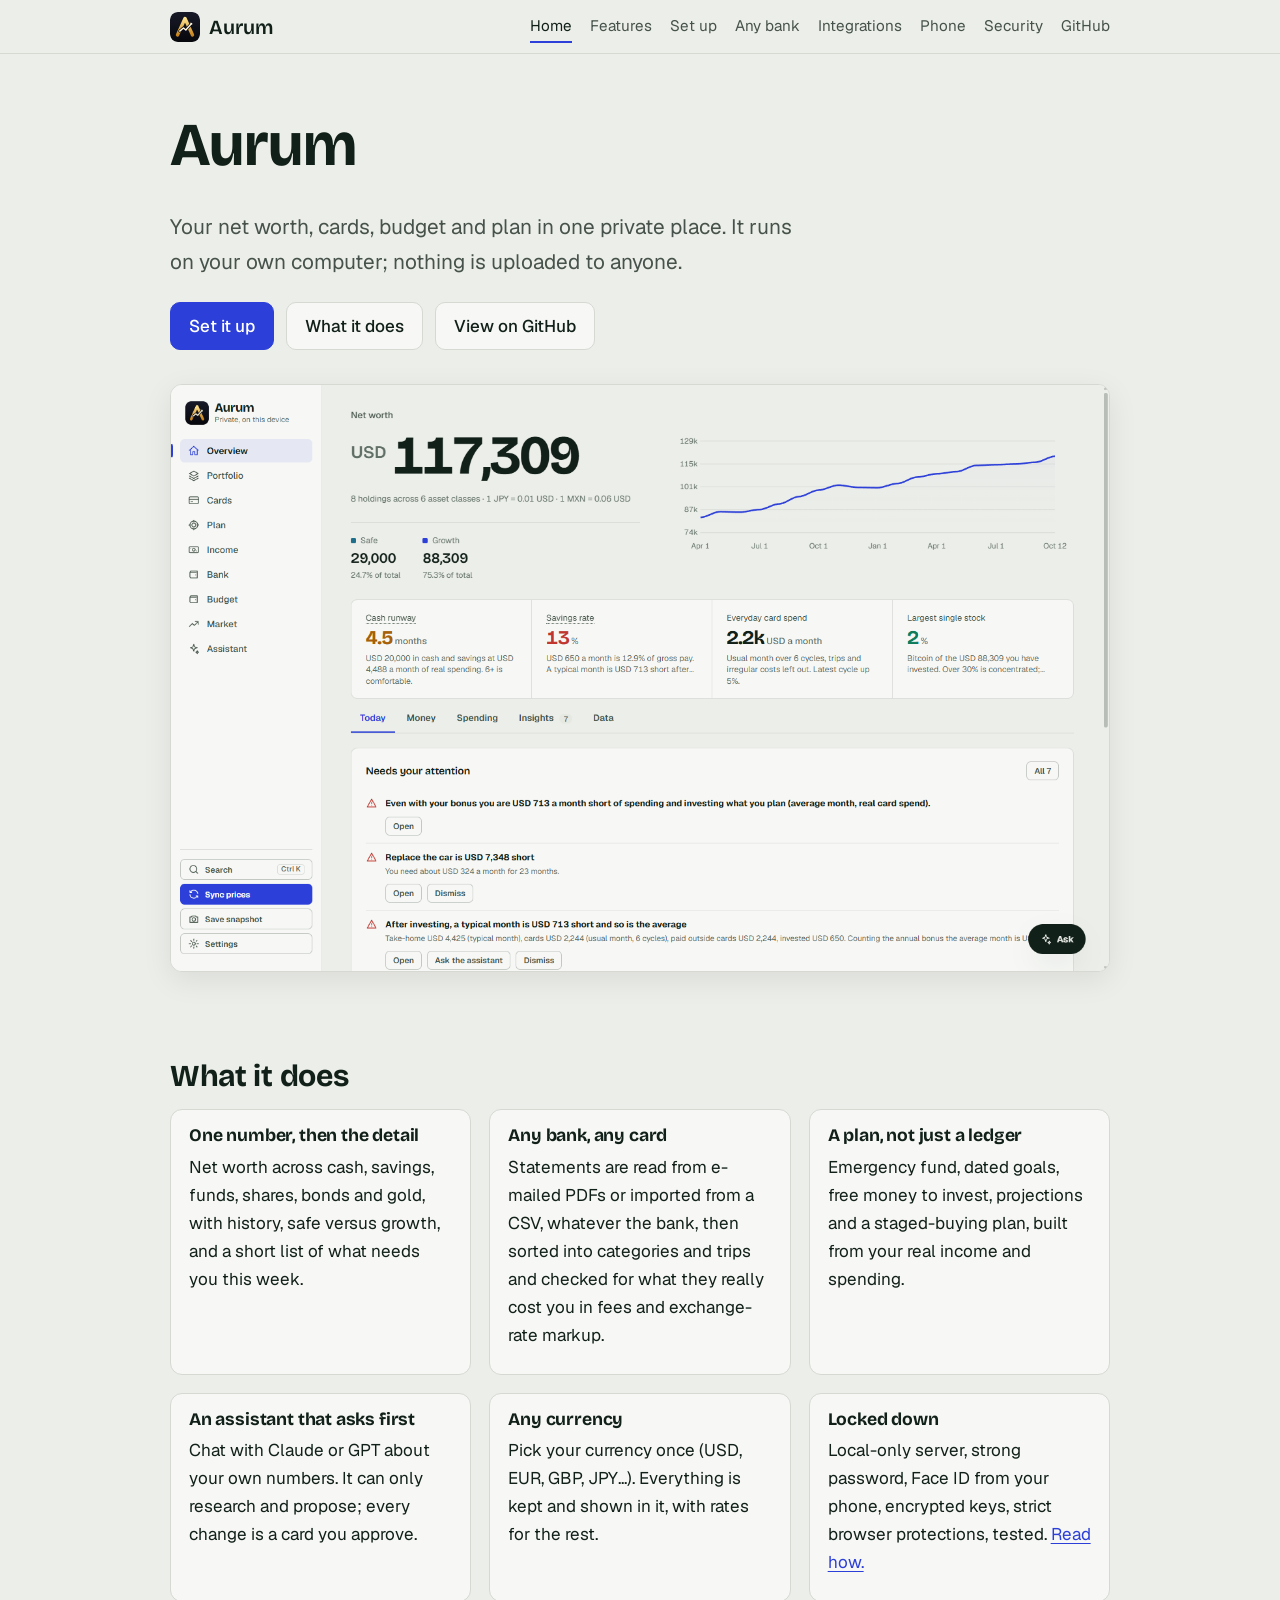
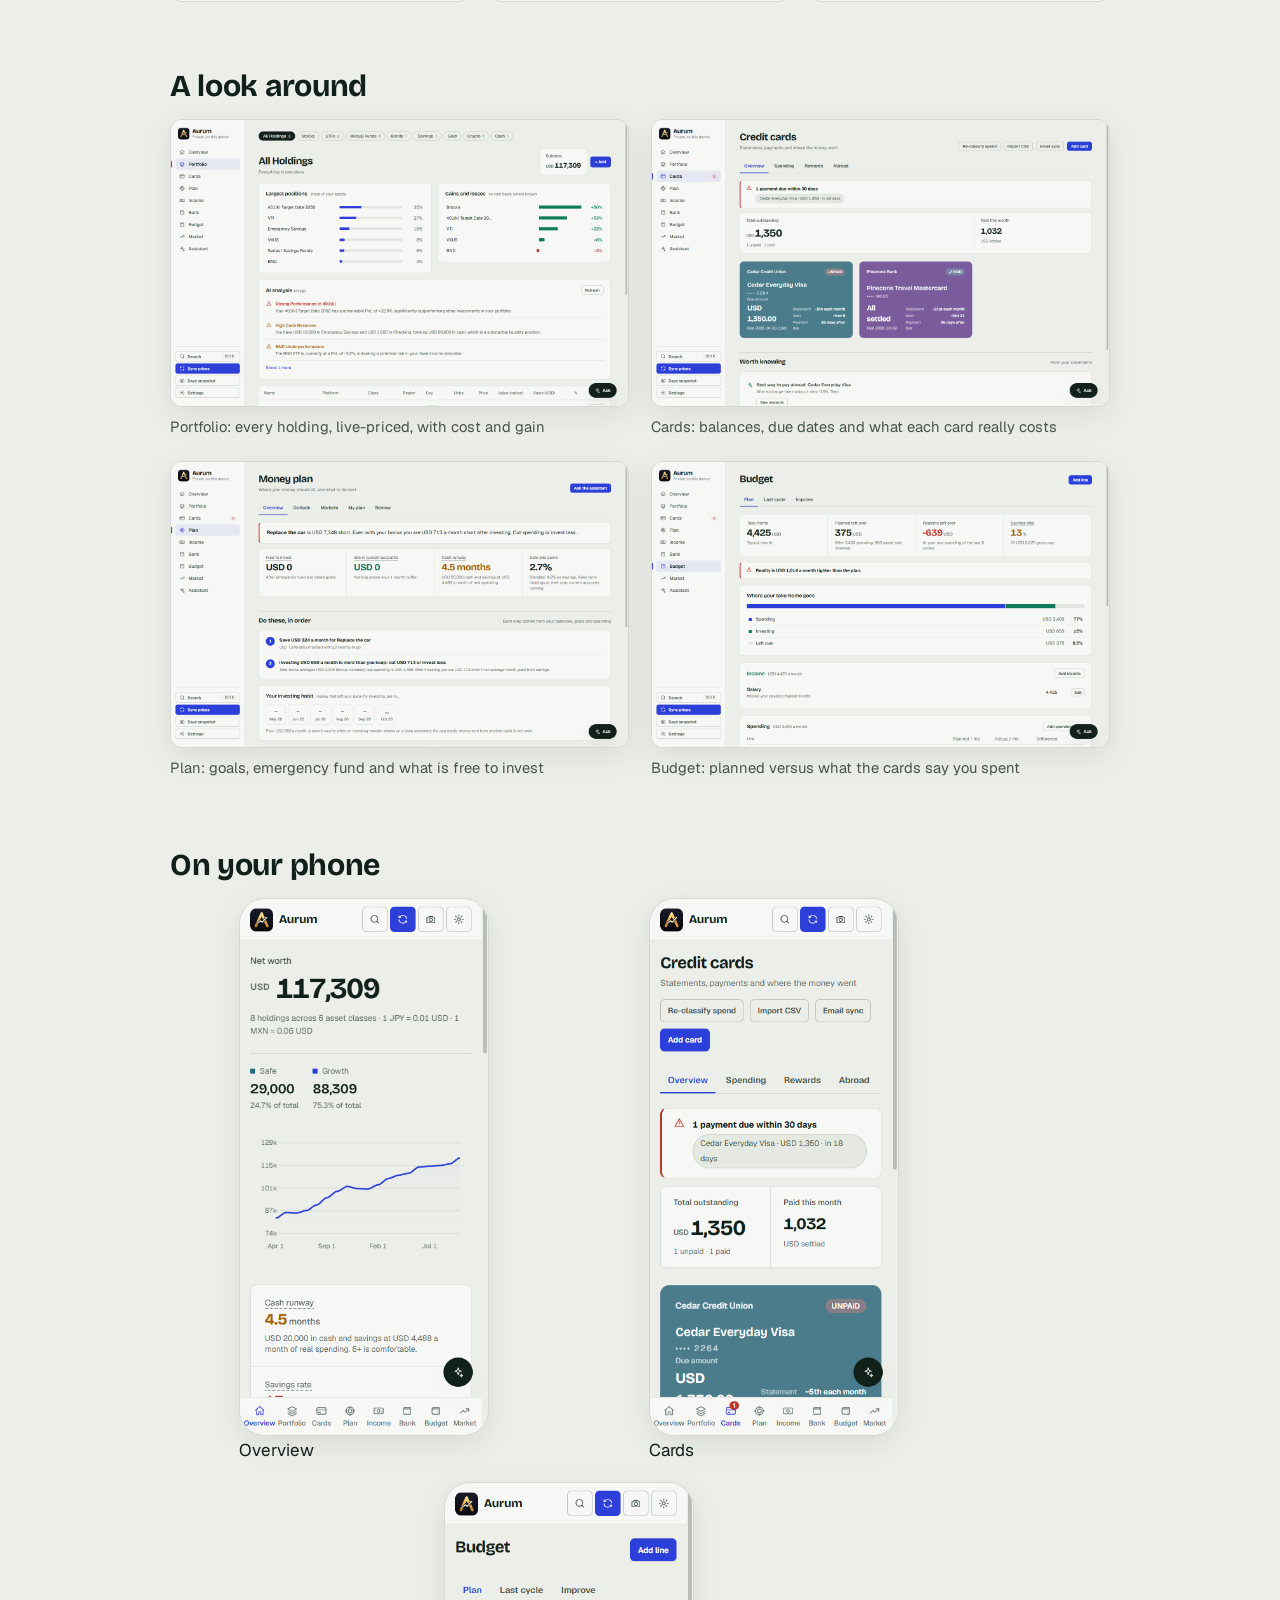
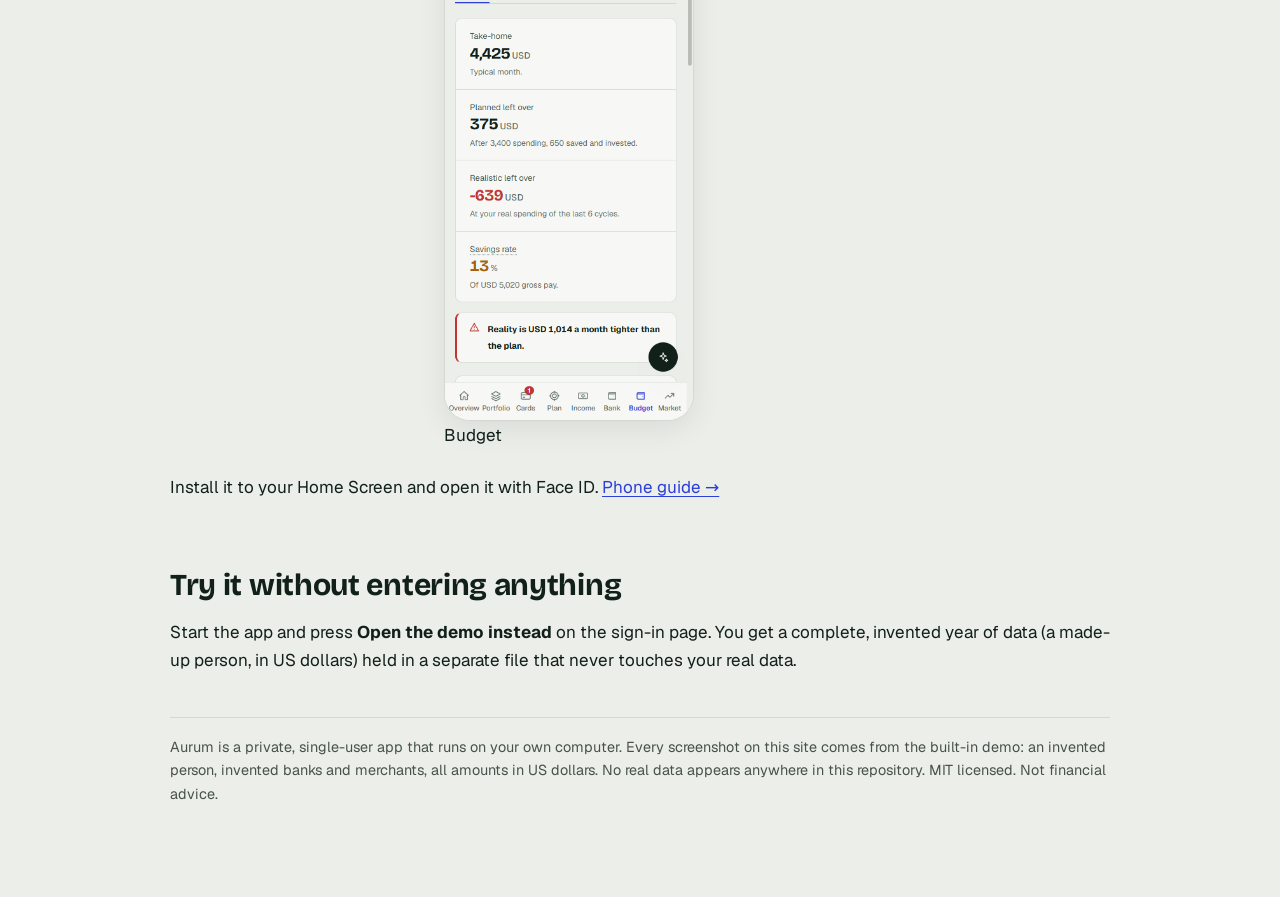
<file: docs/index.html>
<!doctype html>
<html lang="en"><head><meta charset="utf-8"><meta name="viewport" content="width=device-width, initial-scale=1">
<title>Aurum: your money, privately</title><meta name="description" content="A private wealth tracker that runs on your own computer: net worth, cards, budget, plan, markets and an AI assistant.">
<link rel="icon" href="assets/favicon.png"><link rel="stylesheet" href="assets/fonts.css"><link rel="stylesheet" href="assets/site.css"></head>
<body><header class="top"><div class="in"><a class="brand" href="index.html"><img src="assets/logo.svg" alt="">Aurum</a><nav aria-label="Main"><a href="index.html" aria-current="page">Home</a><a href="features.html">Features</a><a href="setup.html">Set up</a><a href="banks.html">Any bank</a><a href="integrations.html">Integrations</a><a href="phone.html">Phone</a><a href="security.html">Security</a><a href="https://github.com/abxhr/aurum">GitHub</a></nav></div></header>
<main class="wrap">

<section class="hero"><h1>Aurum</h1><p class="lead">Your net worth, cards, budget and plan in one private place. It runs on your own computer; nothing is uploaded to anyone.</p>
<div class="btnrow"><a class="btn primary" href="setup.html">Set it up</a><a class="btn" href="features.html">What it does</a><a class="btn" href="https://github.com/abxhr/aurum">View on GitHub</a></div>
<div class="shot"><img src="assets/shots/overview.png" alt="The Overview page: net worth, runway, savings rate and what needs attention" loading="lazy"></div></section>

<h2>What it does</h2>
<div class="grid">
<div class="card"><h3>One number, then the detail</h3><p>Net worth across cash, savings, funds, shares, bonds and gold, with history, safe versus growth, and a short list of what needs you this week.</p></div>
<div class="card"><h3>Any bank, any card</h3><p>Statements are read from e-mailed PDFs or imported from a CSV, whatever the bank, then sorted into categories and trips and checked for what they really cost you in fees and exchange-rate markup.</p></div>
<div class="card"><h3>A plan, not just a ledger</h3><p>Emergency fund, dated goals, free money to invest, projections and a staged-buying plan, built from your real income and spending.</p></div>
<div class="card"><h3>An assistant that asks first</h3><p>Chat with Claude or GPT about your own numbers. It can only research and propose; every change is a card you approve.</p></div>
<div class="card"><h3>Any currency</h3><p>Pick your currency once (USD, EUR, GBP, JPY...). Everything is kept and shown in it, with rates for the rest.</p></div>
<div class="card"><h3>Locked down</h3><p>Local-only server, strong password, Face ID from your phone, encrypted keys, strict browser protections, tested. <a href="security.html">Read how.</a></p></div>
</div>

<h2>A look around</h2>
<div class="gallery">
<figure style="margin:0"><div class="shot"><img src="assets/shots/portfolio.png" alt="Portfolio: every holding, live-priced, with cost and gain" loading="lazy"></div><figcaption>Portfolio: every holding, live-priced, with cost and gain</figcaption></figure>
<figure style="margin:0"><div class="shot"><img src="assets/shots/cards.png" alt="Cards: balances, due dates and what each card really costs" loading="lazy"></div><figcaption>Cards: balances, due dates and what each card really costs</figcaption></figure>
<figure style="margin:0"><div class="shot"><img src="assets/shots/plan.png" alt="Plan: goals, emergency fund and what is free to invest" loading="lazy"></div><figcaption>Plan: goals, emergency fund and what is free to invest</figcaption></figure>
<figure style="margin:0"><div class="shot"><img src="assets/shots/budget.png" alt="Budget: planned versus what the cards say you spent" loading="lazy"></div><figcaption>Budget: planned versus what the cards say you spent</figcaption></figure>
</div>
<h2>On your phone</h2>
<div class="phones"><figure style="margin:0"><div class="shot"><img src="assets/shots/phone-overview.png" alt="Overview" loading="lazy"></div><figcaption>Overview</figcaption></figure><figure style="margin:0"><div class="shot"><img src="assets/shots/phone-cards.png" alt="Cards" loading="lazy"></div><figcaption>Cards</figcaption></figure><figure style="margin:0"><div class="shot"><img src="assets/shots/phone-budget.png" alt="Budget" loading="lazy"></div><figcaption>Budget</figcaption></figure></div>
<p>Install it to your Home Screen and open it with Face ID. <a href="phone.html">Phone guide &rarr;</a></p>

<h2>Try it without entering anything</h2>
<p>Start the app and press <b>Open the demo instead</b> on the sign-in page. You get a complete, invented year of data (a made-up person, in US dollars) held in a separate file that never touches your real data.</p>

<footer>Aurum is a private, single-user app that runs on your own computer. Every screenshot on this site comes from the built-in demo: an invented person, invented banks and merchants, all amounts in US dollars. No real data appears anywhere in this repository. MIT licensed. Not financial advice.</footer>
</main></body></html>
</file>
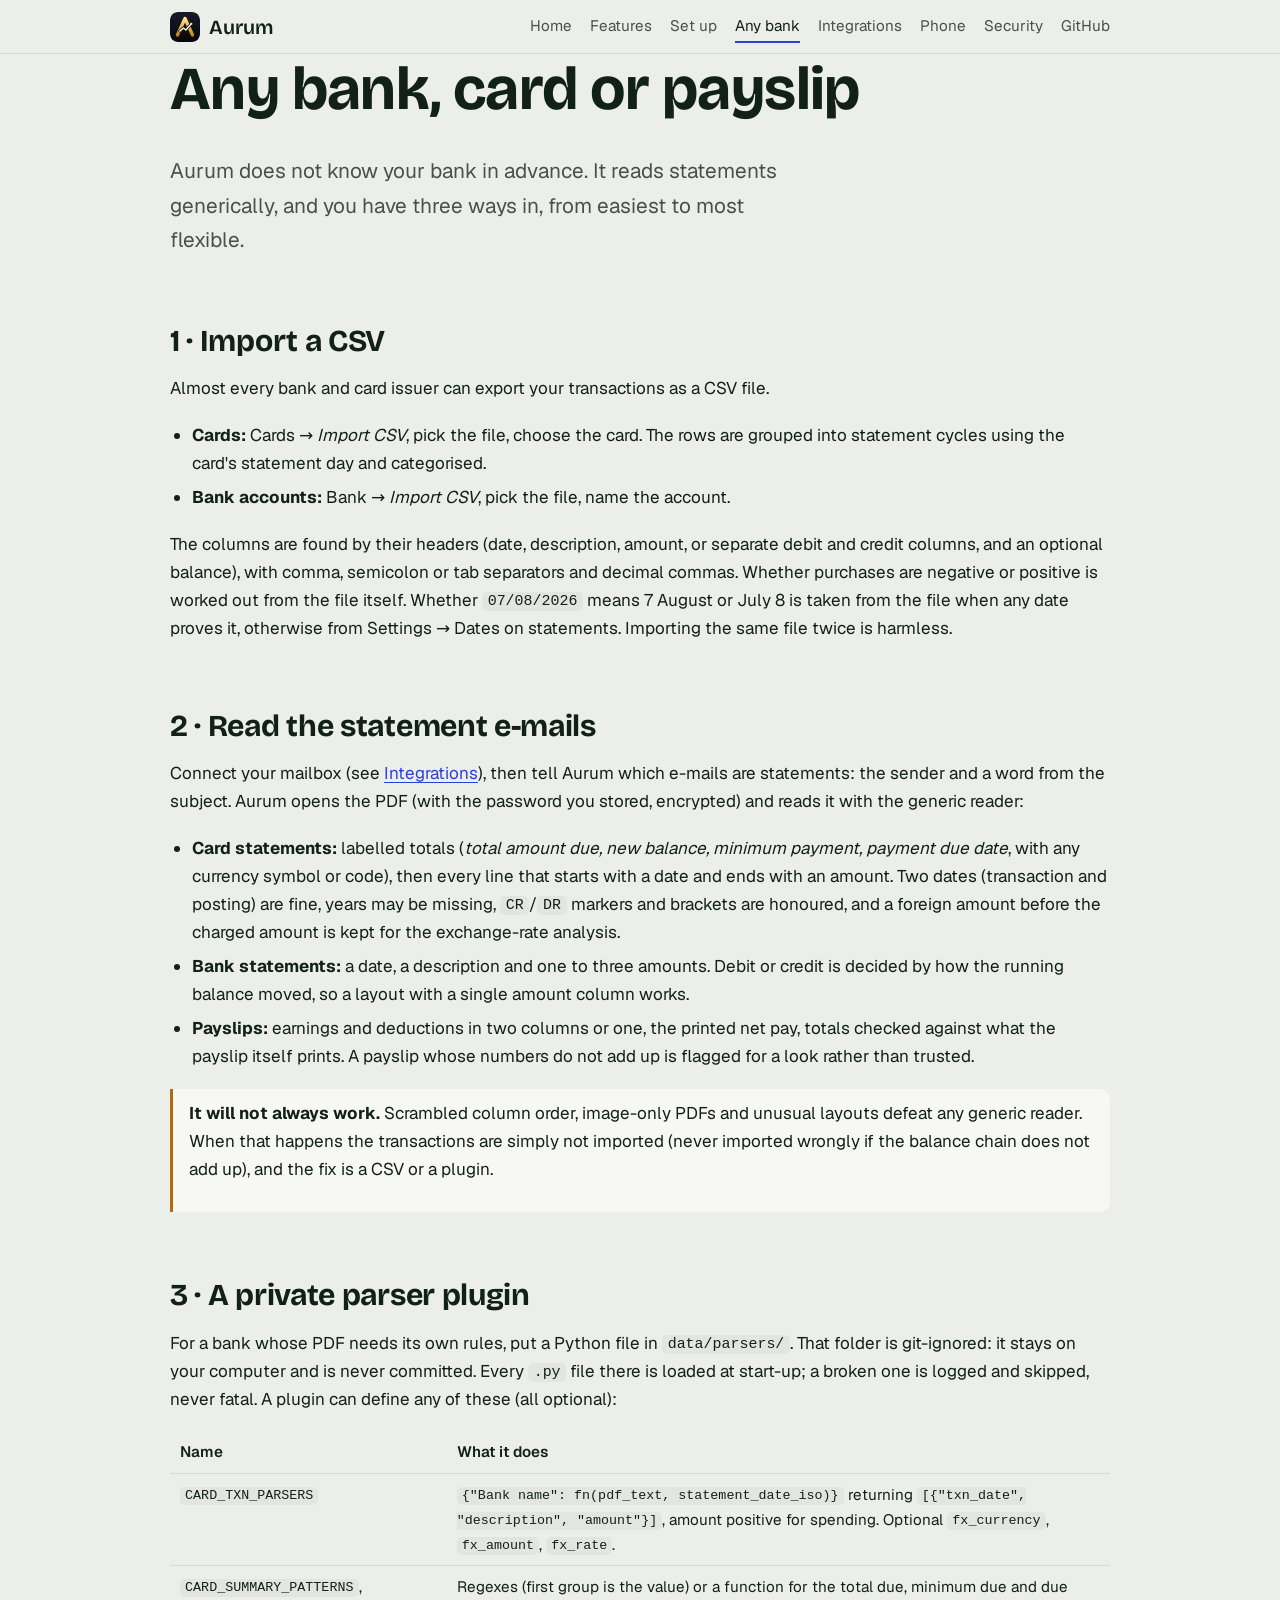
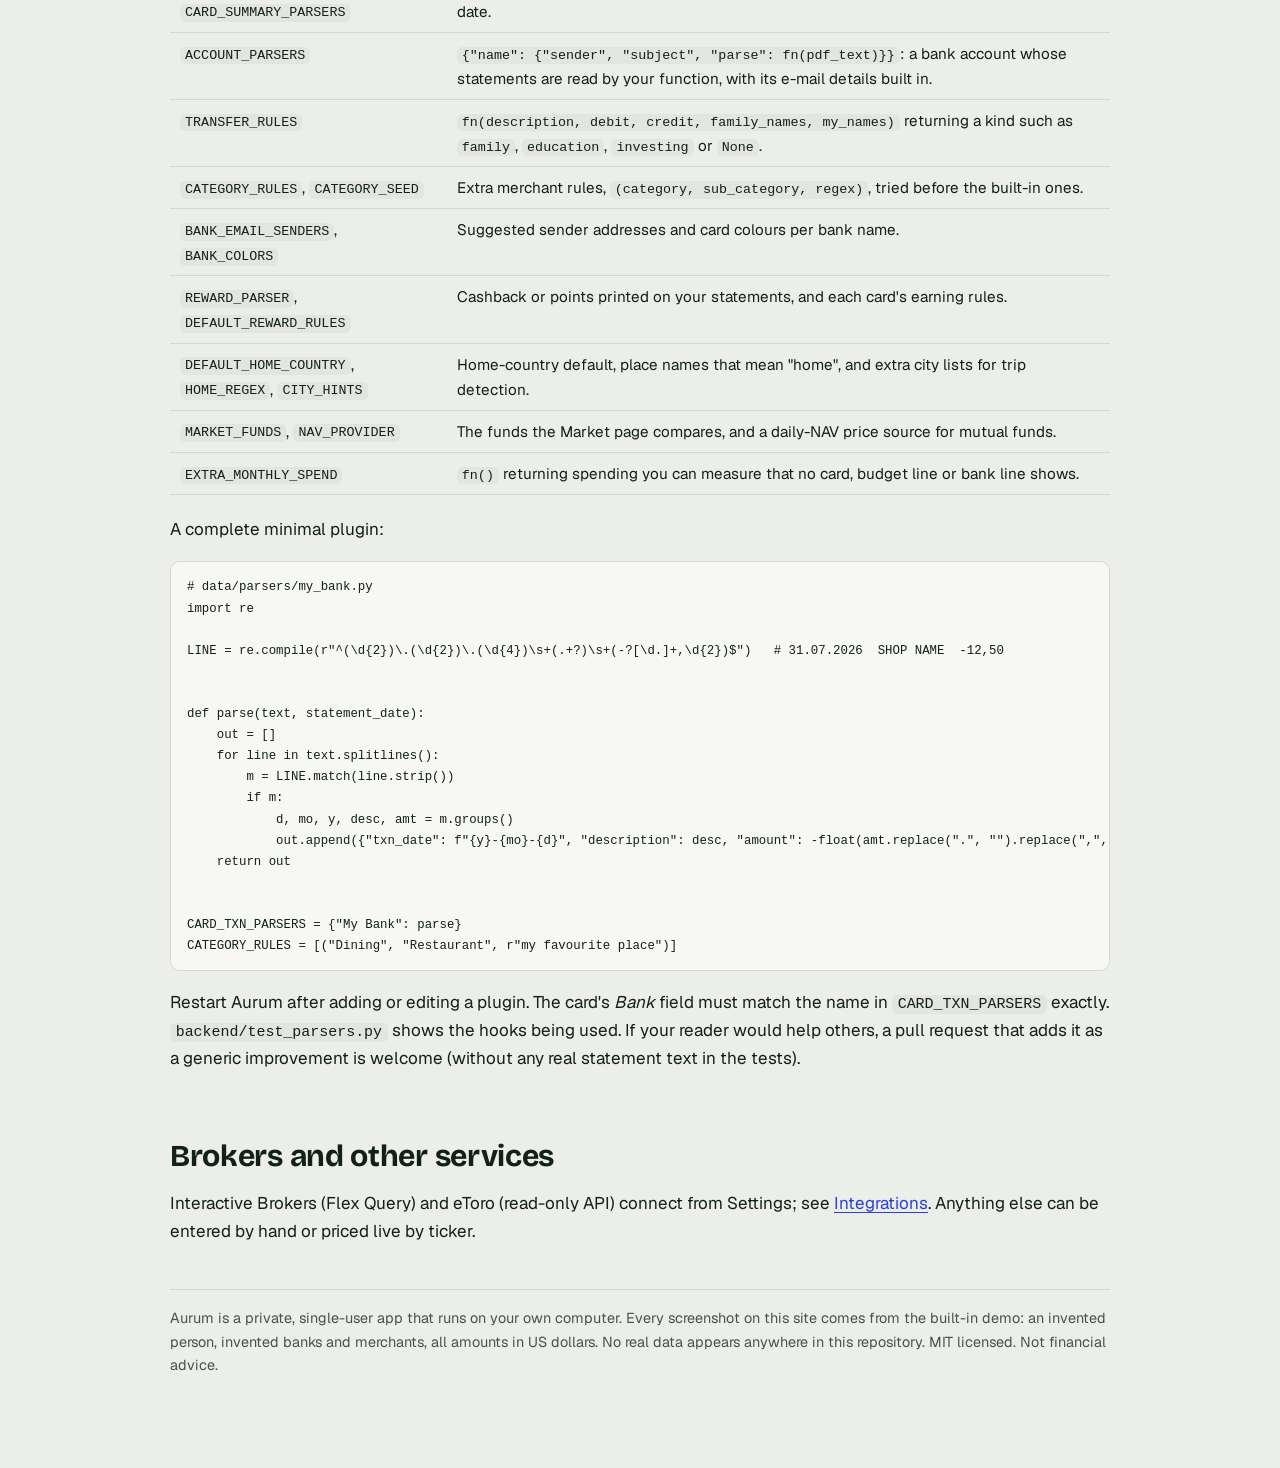
<file: docs/banks.html>
<!doctype html>
<html lang="en"><head><meta charset="utf-8"><meta name="viewport" content="width=device-width, initial-scale=1">
<title>Any bank · Aurum</title><meta name="description" content="How Aurum reads statements from any bank: CSV import, e-mailed PDFs, and private parser plugins.">
<link rel="icon" href="assets/favicon.png"><link rel="stylesheet" href="assets/fonts.css"><link rel="stylesheet" href="assets/site.css"></head>
<body><header class="top"><div class="in"><a class="brand" href="index.html"><img src="assets/logo.svg" alt="">Aurum</a><nav aria-label="Main"><a href="index.html">Home</a><a href="features.html">Features</a><a href="setup.html">Set up</a><a href="banks.html" aria-current="page">Any bank</a><a href="integrations.html">Integrations</a><a href="phone.html">Phone</a><a href="security.html">Security</a><a href="https://github.com/abxhr/aurum">GitHub</a></nav></div></header>
<main class="wrap">

<h1>Any bank, card or payslip</h1>
<p class="lead">Aurum does not know your bank in advance. It reads statements generically, and you have three ways in, from easiest to most flexible.</p>

<h2>1 &middot; Import a CSV</h2>
<p>Almost every bank and card issuer can export your transactions as a CSV file.</p>
<ul>
<li><b>Cards:</b> Cards &rarr; <i>Import CSV</i>, pick the file, choose the card. The rows are grouped into statement cycles using the card's statement day and categorised.</li>
<li><b>Bank accounts:</b> Bank &rarr; <i>Import CSV</i>, pick the file, name the account.</li>
</ul>
<p>The columns are found by their headers (date, description, amount, or separate debit and credit columns, and an optional balance), with comma, semicolon or tab separators and decimal commas. Whether purchases are negative or positive is worked out from the file itself. Whether <code>07/08/2026</code> means 7 August or July 8 is taken from the file when any date proves it, otherwise from Settings &rarr; Dates on statements. Importing the same file twice is harmless.</p>

<h2>2 &middot; Read the statement e-mails</h2>
<p>Connect your mailbox (see <a href="integrations.html">Integrations</a>), then tell Aurum which e-mails are statements: the sender and a word from the subject. Aurum opens the PDF (with the password you stored, encrypted) and reads it with the generic reader:</p>
<ul>
<li><b>Card statements:</b> labelled totals (<i>total amount due, new balance, minimum payment, payment due date</i>, with any currency symbol or code), then every line that starts with a date and ends with an amount. Two dates (transaction and posting) are fine, years may be missing, <code>CR</code>/<code>DR</code> markers and brackets are honoured, and a foreign amount before the charged amount is kept for the exchange-rate analysis.</li>
<li><b>Bank statements:</b> a date, a description and one to three amounts. Debit or credit is decided by how the running balance moved, so a layout with a single amount column works.</li>
<li><b>Payslips:</b> earnings and deductions in two columns or one, the printed net pay, totals checked against what the payslip itself prints. A payslip whose numbers do not add up is flagged for a look rather than trusted.</li>
</ul>
<div class="note"><p><b>It will not always work.</b> Scrambled column order, image-only PDFs and unusual layouts defeat any generic reader. When that happens the transactions are simply not imported (never imported wrongly if the balance chain does not add up), and the fix is a CSV or a plugin.</p></div>

<h2 id="plugins">3 &middot; A private parser plugin</h2>
<p>For a bank whose PDF needs its own rules, put a Python file in <code>data/parsers/</code>. That folder is git-ignored: it stays on your computer and is never committed. Every <code>.py</code> file there is loaded at start-up; a broken one is logged and skipped, never fatal. A plugin can define any of these (all optional):</p>
<table>
<tr><th>Name</th><th>What it does</th></tr>
<tr><td><code>CARD_TXN_PARSERS</code></td><td><code>{"Bank name": fn(pdf_text, statement_date_iso)}</code> returning <code>[{"txn_date", "description", "amount"}]</code>, amount positive for spending. Optional <code>fx_currency</code>, <code>fx_amount</code>, <code>fx_rate</code>.</td></tr>
<tr><td><code>CARD_SUMMARY_PATTERNS</code>, <code>CARD_SUMMARY_PARSERS</code></td><td>Regexes (first group is the value) or a function for the total due, minimum due and due date.</td></tr>
<tr><td><code>ACCOUNT_PARSERS</code></td><td><code>{"name": {"sender", "subject", "parse": fn(pdf_text)}}</code>: a bank account whose statements are read by your function, with its e-mail details built in.</td></tr>
<tr><td><code>TRANSFER_RULES</code></td><td><code>fn(description, debit, credit, family_names, my_names)</code> returning a kind such as <code>family</code>, <code>education</code>, <code>investing</code> or <code>None</code>.</td></tr>
<tr><td><code>CATEGORY_RULES</code>, <code>CATEGORY_SEED</code></td><td>Extra merchant rules, <code>(category, sub_category, regex)</code>, tried before the built-in ones.</td></tr>
<tr><td><code>BANK_EMAIL_SENDERS</code>, <code>BANK_COLORS</code></td><td>Suggested sender addresses and card colours per bank name.</td></tr>
<tr><td><code>REWARD_PARSER</code>, <code>DEFAULT_REWARD_RULES</code></td><td>Cashback or points printed on your statements, and each card's earning rules.</td></tr>
<tr><td><code>DEFAULT_HOME_COUNTRY</code>, <code>HOME_REGEX</code>, <code>CITY_HINTS</code></td><td>Home-country default, place names that mean "home", and extra city lists for trip detection.</td></tr>
<tr><td><code>MARKET_FUNDS</code>, <code>NAV_PROVIDER</code></td><td>The funds the Market page compares, and a daily-NAV price source for mutual funds.</td></tr>
<tr><td><code>EXTRA_MONTHLY_SPEND</code></td><td><code>fn()</code> returning spending you can measure that no card, budget line or bank line shows.</td></tr>
</table>
<p>A complete minimal plugin:</p>
<pre><code># data/parsers/my_bank.py
import re

LINE = re.compile(r"^(\d{2})\.(\d{2})\.(\d{4})\s+(.+?)\s+(-?[\d.]+,\d{2})$")   # 31.07.2026  SHOP NAME  -12,50


def parse(text, statement_date):
    out = []
    for line in text.splitlines():
        m = LINE.match(line.strip())
        if m:
            d, mo, y, desc, amt = m.groups()
            out.append({"txn_date": f"{y}-{mo}-{d}", "description": desc, "amount": -float(amt.replace(".", "").replace(",", "."))})
    return out


CARD_TXN_PARSERS = {"My Bank": parse}
CATEGORY_RULES = [("Dining", "Restaurant", r"my favourite place")]</code></pre>
<p>Restart Aurum after adding or editing a plugin. The card's <i>Bank</i> field must match the name in <code>CARD_TXN_PARSERS</code> exactly. <code>backend/test_parsers.py</code> shows the hooks being used. If your reader would help others, a pull request that adds it as a generic improvement is welcome (without any real statement text in the tests).</p>

<h2>Brokers and other services</h2>
<p>Interactive Brokers (Flex Query) and eToro (read-only API) connect from Settings; see <a href="integrations.html">Integrations</a>. Anything else can be entered by hand or priced live by ticker.</p>

<footer>Aurum is a private, single-user app that runs on your own computer. Every screenshot on this site comes from the built-in demo: an invented person, invented banks and merchants, all amounts in US dollars. No real data appears anywhere in this repository. MIT licensed. Not financial advice.</footer>
</main></body></html>
</file>
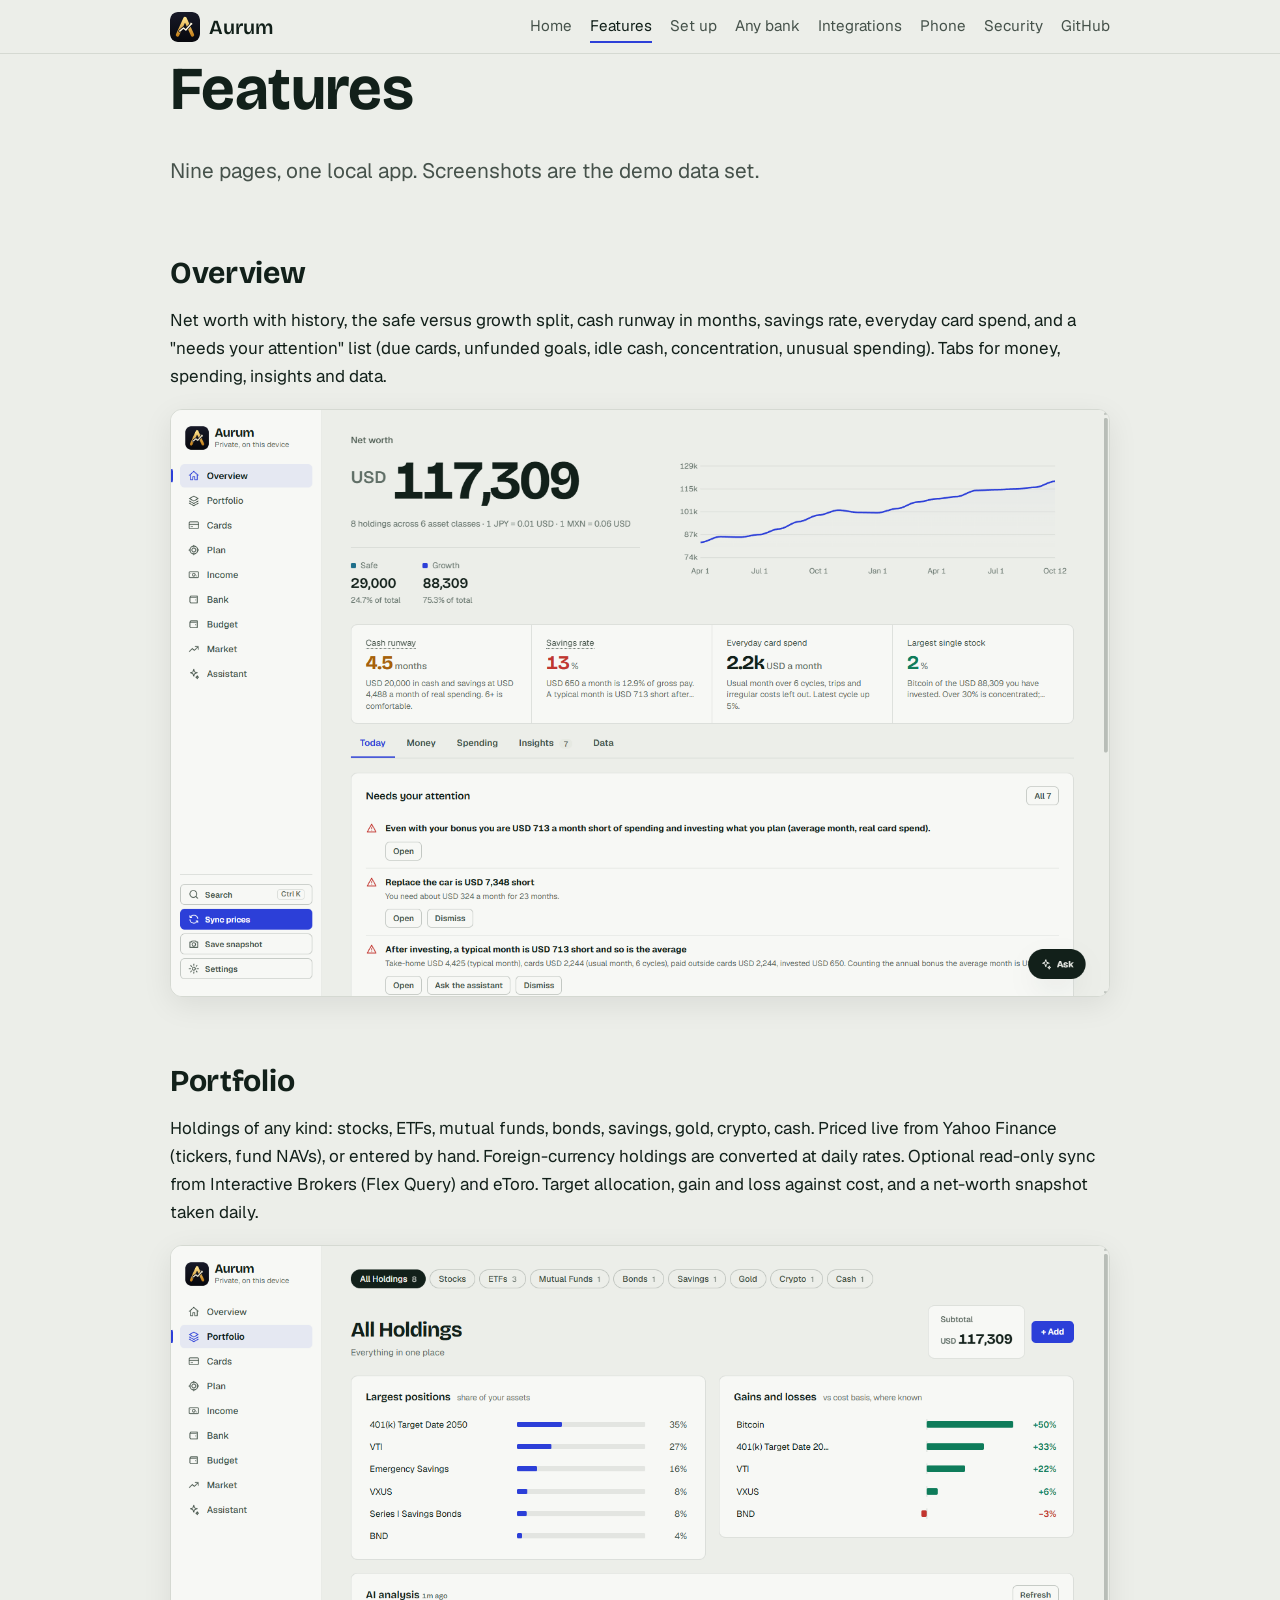
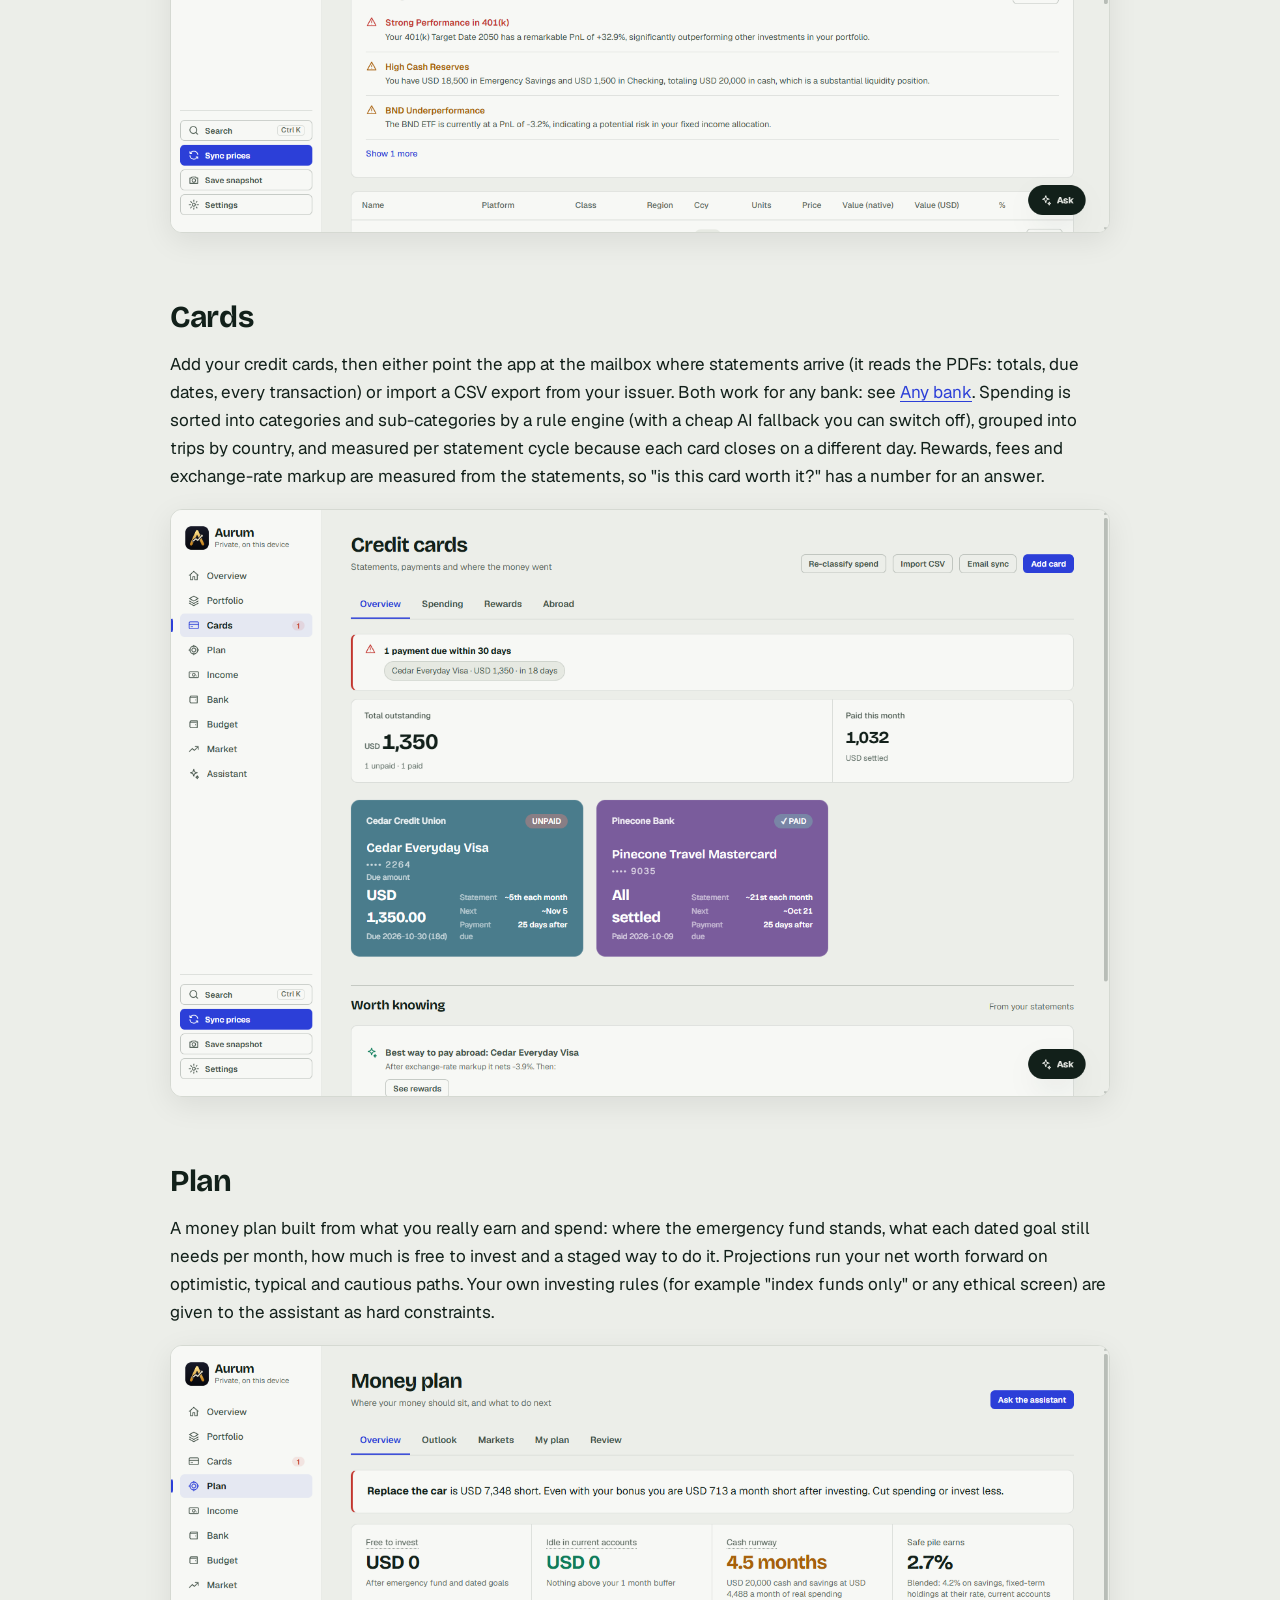
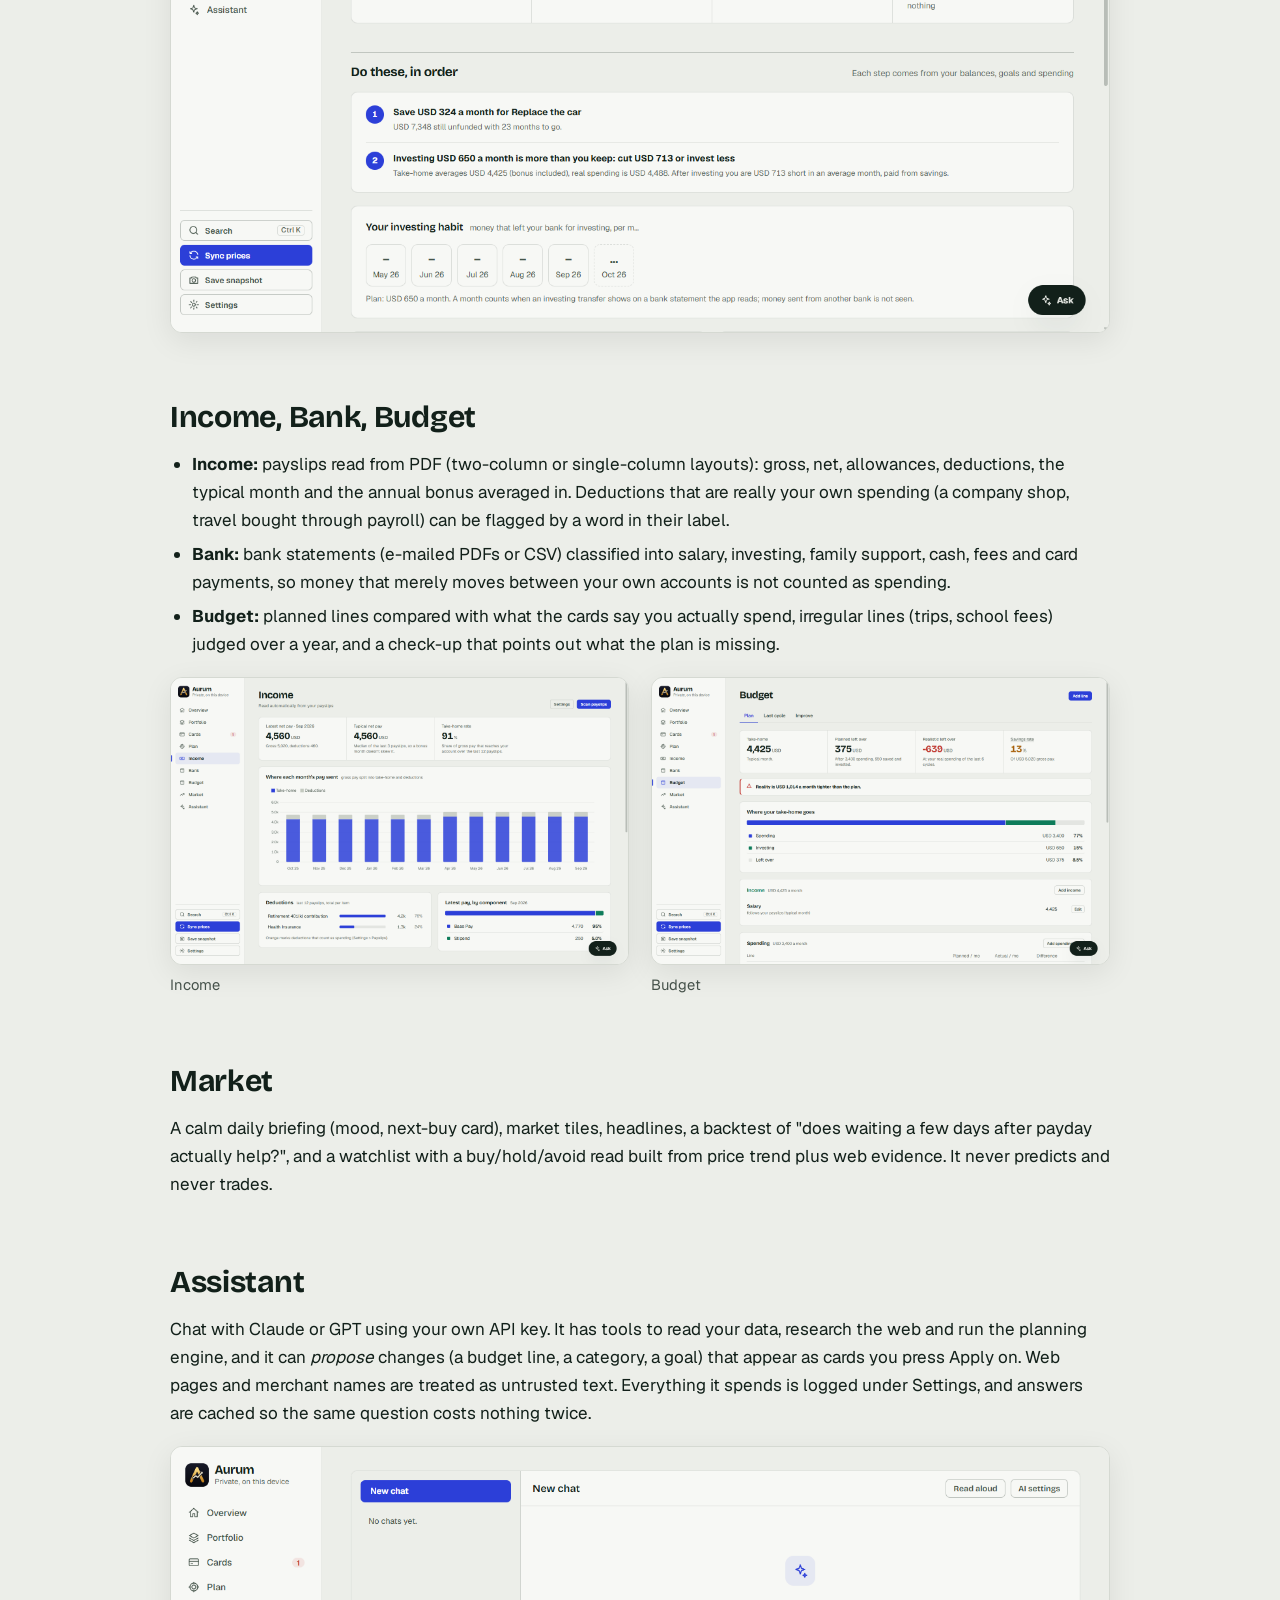
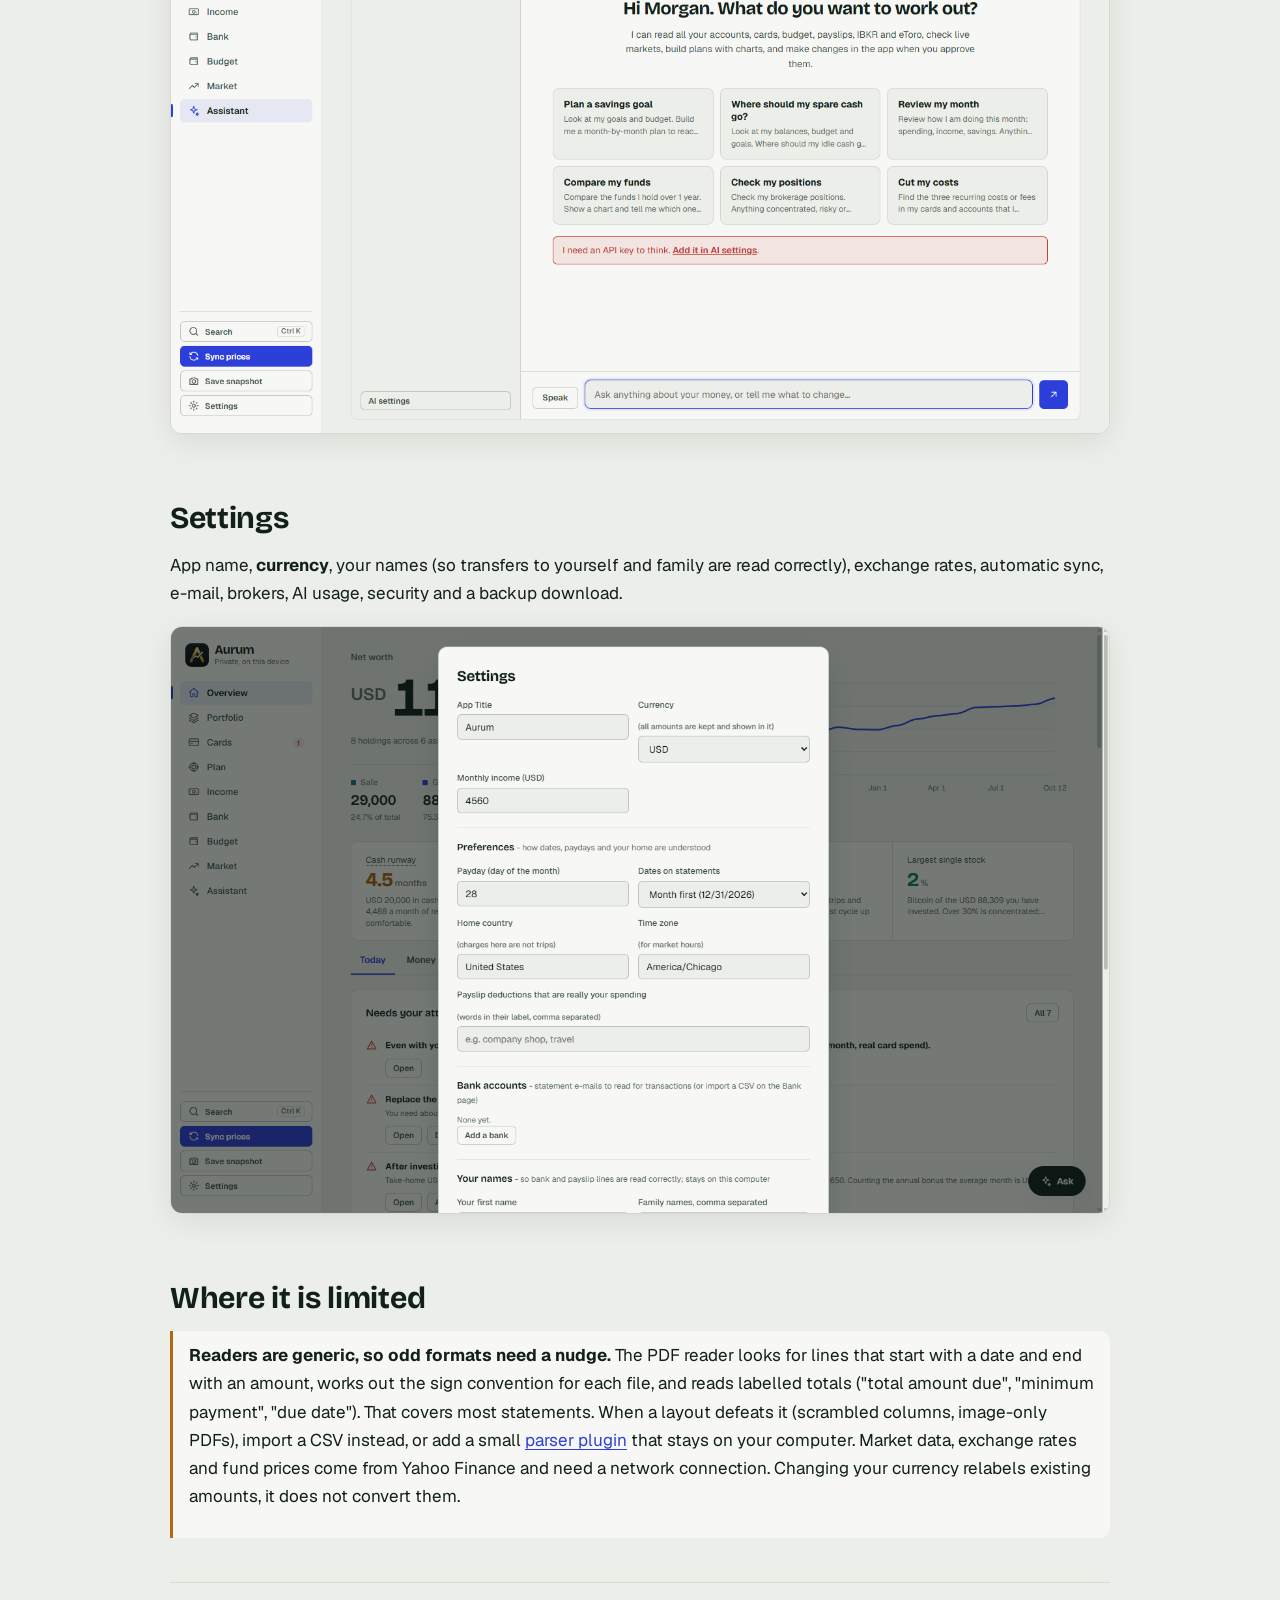
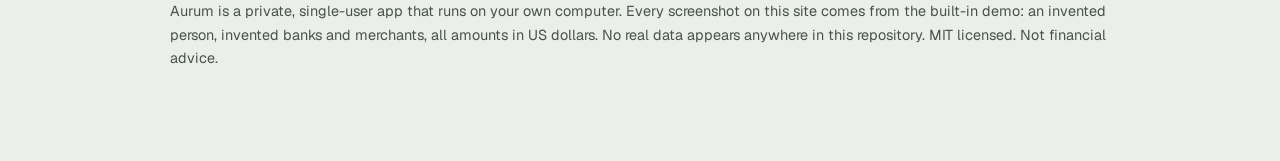
<file: docs/features.html>
<!doctype html>
<html lang="en"><head><meta charset="utf-8"><meta name="viewport" content="width=device-width, initial-scale=1">
<title>Features · Aurum</title><meta name="description" content="Every page of Aurum explained.">
<link rel="icon" href="assets/favicon.png"><link rel="stylesheet" href="assets/fonts.css"><link rel="stylesheet" href="assets/site.css"></head>
<body><header class="top"><div class="in"><a class="brand" href="index.html"><img src="assets/logo.svg" alt="">Aurum</a><nav aria-label="Main"><a href="index.html">Home</a><a href="features.html" aria-current="page">Features</a><a href="setup.html">Set up</a><a href="banks.html">Any bank</a><a href="integrations.html">Integrations</a><a href="phone.html">Phone</a><a href="security.html">Security</a><a href="https://github.com/abxhr/aurum">GitHub</a></nav></div></header>
<main class="wrap">

<h1>Features</h1>
<p class="lead">Nine pages, one local app. Screenshots are the demo data set.</p>

<h2>Overview</h2>
<p>Net worth with history, the safe versus growth split, cash runway in months, savings rate, everyday card spend, and a "needs your attention" list (due cards, unfunded goals, idle cash, concentration, unusual spending). Tabs for money, spending, insights and data.</p>
<div class="shot"><img src="assets/shots/overview.png" alt="Overview" loading="lazy"></div>

<h2>Portfolio</h2>
<p>Holdings of any kind: stocks, ETFs, mutual funds, bonds, savings, gold, crypto, cash. Priced live from Yahoo Finance (tickers, fund NAVs), or entered by hand. Foreign-currency holdings are converted at daily rates. Optional read-only sync from Interactive Brokers (Flex Query) and eToro. Target allocation, gain and loss against cost, and a net-worth snapshot taken daily.</p>
<div class="shot"><img src="assets/shots/portfolio.png" alt="Portfolio" loading="lazy"></div>

<h2>Cards</h2>
<p>Add your credit cards, then either point the app at the mailbox where statements arrive (it reads the PDFs: totals, due dates, every transaction) or import a CSV export from your issuer. Both work for any bank: see <a href="banks.html">Any bank</a>. Spending is sorted into categories and sub-categories by a rule engine (with a cheap AI fallback you can switch off), grouped into trips by country, and measured per statement cycle because each card closes on a different day. Rewards, fees and exchange-rate markup are measured from the statements, so "is this card worth it?" has a number for an answer.</p>
<div class="shot"><img src="assets/shots/cards.png" alt="Cards" loading="lazy"></div>

<h2>Plan</h2>
<p>A money plan built from what you really earn and spend: where the emergency fund stands, what each dated goal still needs per month, how much is free to invest and a staged way to do it. Projections run your net worth forward on optimistic, typical and cautious paths. Your own investing rules (for example "index funds only" or any ethical screen) are given to the assistant as hard constraints.</p>
<div class="shot"><img src="assets/shots/plan.png" alt="Plan" loading="lazy"></div>

<h2>Income, Bank, Budget</h2>
<ul>
<li><b>Income:</b> payslips read from PDF (two-column or single-column layouts): gross, net, allowances, deductions, the typical month and the annual bonus averaged in. Deductions that are really your own spending (a company shop, travel bought through payroll) can be flagged by a word in their label.</li>
<li><b>Bank:</b> bank statements (e-mailed PDFs or CSV) classified into salary, investing, family support, cash, fees and card payments, so money that merely moves between your own accounts is not counted as spending.</li>
<li><b>Budget:</b> planned lines compared with what the cards say you actually spend, irregular lines (trips, school fees) judged over a year, and a check-up that points out what the plan is missing.</li>
</ul>
<div class="gallery"><figure style="margin:0"><div class="shot"><img src="assets/shots/income.png" alt="Income" loading="lazy"></div><figcaption>Income</figcaption></figure><figure style="margin:0"><div class="shot"><img src="assets/shots/budget.png" alt="Budget" loading="lazy"></div><figcaption>Budget</figcaption></figure></div>

<h2>Market</h2>
<p>A calm daily briefing (mood, next-buy card), market tiles, headlines, a backtest of "does waiting a few days after payday actually help?", and a watchlist with a buy/hold/avoid read built from price trend plus web evidence. It never predicts and never trades.</p>

<h2>Assistant</h2>
<p>Chat with Claude or GPT using your own API key. It has tools to read your data, research the web and run the planning engine, and it can <i>propose</i> changes (a budget line, a category, a goal) that appear as cards you press Apply on. Web pages and merchant names are treated as untrusted text. Everything it spends is logged under Settings, and answers are cached so the same question costs nothing twice.</p>
<div class="shot"><img src="assets/shots/assistant.png" alt="Assistant" loading="lazy"></div>

<h2>Settings</h2>
<p>App name, <b>currency</b>, your names (so transfers to yourself and family are read correctly), exchange rates, automatic sync, e-mail, brokers, AI usage, security and a backup download.</p>
<div class="shot"><img src="assets/shots/settings.png" alt="Settings" loading="lazy"></div>

<h2>Where it is limited</h2>
<div class="note"><p><b>Readers are generic, so odd formats need a nudge.</b> The PDF reader looks for lines that start with a date and end with an amount, works out the sign convention for each file, and reads labelled totals ("total amount due", "minimum payment", "due date"). That covers most statements. When a layout defeats it (scrambled columns, image-only PDFs), import a CSV instead, or add a small <a href="banks.html#plugins">parser plugin</a> that stays on your computer. Market data, exchange rates and fund prices come from Yahoo Finance and need a network connection. Changing your currency relabels existing amounts, it does not convert them.</p></div>

<footer>Aurum is a private, single-user app that runs on your own computer. Every screenshot on this site comes from the built-in demo: an invented person, invented banks and merchants, all amounts in US dollars. No real data appears anywhere in this repository. MIT licensed. Not financial advice.</footer>
</main></body></html>
</file>
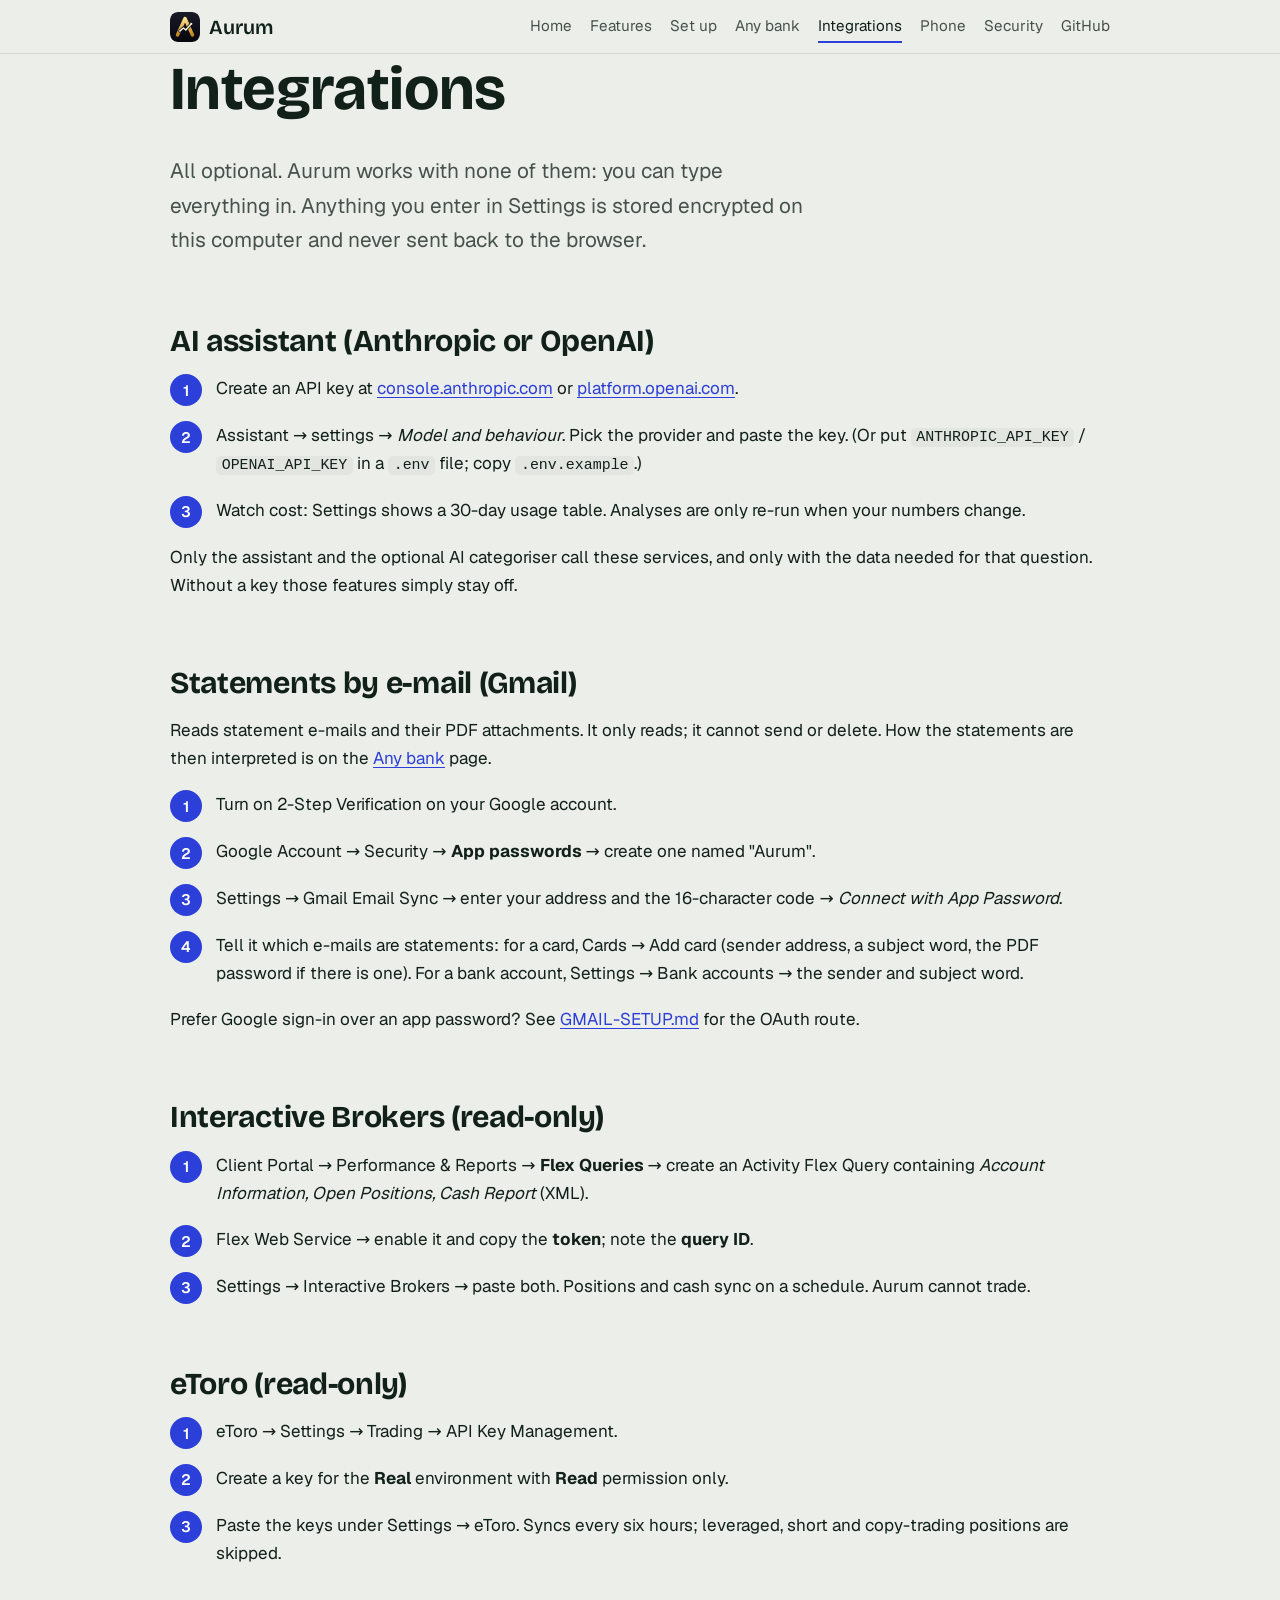
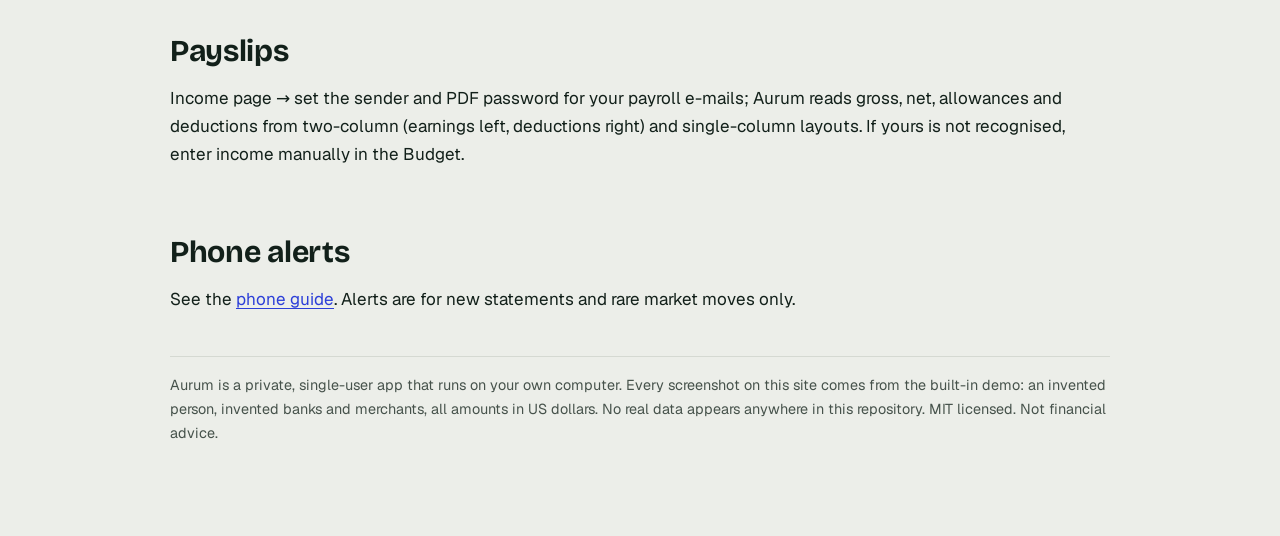
<file: docs/integrations.html>
<!doctype html>
<html lang="en"><head><meta charset="utf-8"><meta name="viewport" content="width=device-width, initial-scale=1">
<title>Integrations · Aurum</title><meta name="description" content="Connect statement e-mail, brokers and AI keys. All optional; keys are stored encrypted.">
<link rel="icon" href="assets/favicon.png"><link rel="stylesheet" href="assets/fonts.css"><link rel="stylesheet" href="assets/site.css"></head>
<body><header class="top"><div class="in"><a class="brand" href="index.html"><img src="assets/logo.svg" alt="">Aurum</a><nav aria-label="Main"><a href="index.html">Home</a><a href="features.html">Features</a><a href="setup.html">Set up</a><a href="banks.html">Any bank</a><a href="integrations.html" aria-current="page">Integrations</a><a href="phone.html">Phone</a><a href="security.html">Security</a><a href="https://github.com/abxhr/aurum">GitHub</a></nav></div></header>
<main class="wrap">

<h1>Integrations</h1>
<p class="lead">All optional. Aurum works with none of them: you can type everything in. Anything you enter in Settings is stored encrypted on this computer and never sent back to the browser.</p>

<h2>AI assistant (Anthropic or OpenAI)</h2>
<ol class="steps"><li>Create an API key at <a href="https://console.anthropic.com">console.anthropic.com</a> or <a href="https://platform.openai.com">platform.openai.com</a>.</li>
<li>Assistant &rarr; settings &rarr; <i>Model and behaviour</i>. Pick the provider and paste the key. (Or put <code>ANTHROPIC_API_KEY</code> / <code>OPENAI_API_KEY</code> in a <code>.env</code> file; copy <code>.env.example</code>.)</li>
<li>Watch cost: Settings shows a 30-day usage table. Analyses are only re-run when your numbers change.</li></ol>
<p>Only the assistant and the optional AI categoriser call these services, and only with the data needed for that question. Without a key those features simply stay off.</p>

<h2>Statements by e-mail (Gmail)</h2>
<p>Reads statement e-mails and their PDF attachments. It only reads; it cannot send or delete. How the statements are then interpreted is on the <a href="banks.html">Any bank</a> page.</p>
<ol class="steps"><li>Turn on 2-Step Verification on your Google account.</li>
<li>Google Account &rarr; Security &rarr; <b>App passwords</b> &rarr; create one named "Aurum".</li>
<li>Settings &rarr; Gmail Email Sync &rarr; enter your address and the 16-character code &rarr; <i>Connect with App Password</i>.</li>
<li>Tell it which e-mails are statements: for a card, Cards &rarr; Add card (sender address, a subject word, the PDF password if there is one). For a bank account, Settings &rarr; Bank accounts &rarr; the sender and subject word.</li></ol>
<p>Prefer Google sign-in over an app password? See <a href="https://github.com/abxhr/aurum/blob/main/GMAIL-SETUP.md">GMAIL-SETUP.md</a> for the OAuth route.</p>

<h2>Interactive Brokers (read-only)</h2>
<ol class="steps"><li>Client Portal &rarr; Performance &amp; Reports &rarr; <b>Flex Queries</b> &rarr; create an Activity Flex Query containing <i>Account Information, Open Positions, Cash Report</i> (XML).</li>
<li>Flex Web Service &rarr; enable it and copy the <b>token</b>; note the <b>query ID</b>.</li>
<li>Settings &rarr; Interactive Brokers &rarr; paste both. Positions and cash sync on a schedule. Aurum cannot trade.</li></ol>

<h2>eToro (read-only)</h2>
<ol class="steps"><li>eToro &rarr; Settings &rarr; Trading &rarr; API Key Management.</li>
<li>Create a key for the <b>Real</b> environment with <b>Read</b> permission only.</li>
<li>Paste the keys under Settings &rarr; eToro. Syncs every six hours; leveraged, short and copy-trading positions are skipped.</li></ol>

<h2>Payslips</h2>
<p>Income page &rarr; set the sender and PDF password for your payroll e-mails; Aurum reads gross, net, allowances and deductions from two-column (earnings left, deductions right) and single-column layouts. If yours is not recognised, enter income manually in the Budget.</p>

<h2>Phone alerts</h2>
<p>See the <a href="phone.html">phone guide</a>. Alerts are for new statements and rare market moves only.</p>

<footer>Aurum is a private, single-user app that runs on your own computer. Every screenshot on this site comes from the built-in demo: an invented person, invented banks and merchants, all amounts in US dollars. No real data appears anywhere in this repository. MIT licensed. Not financial advice.</footer>
</main></body></html>
</file>
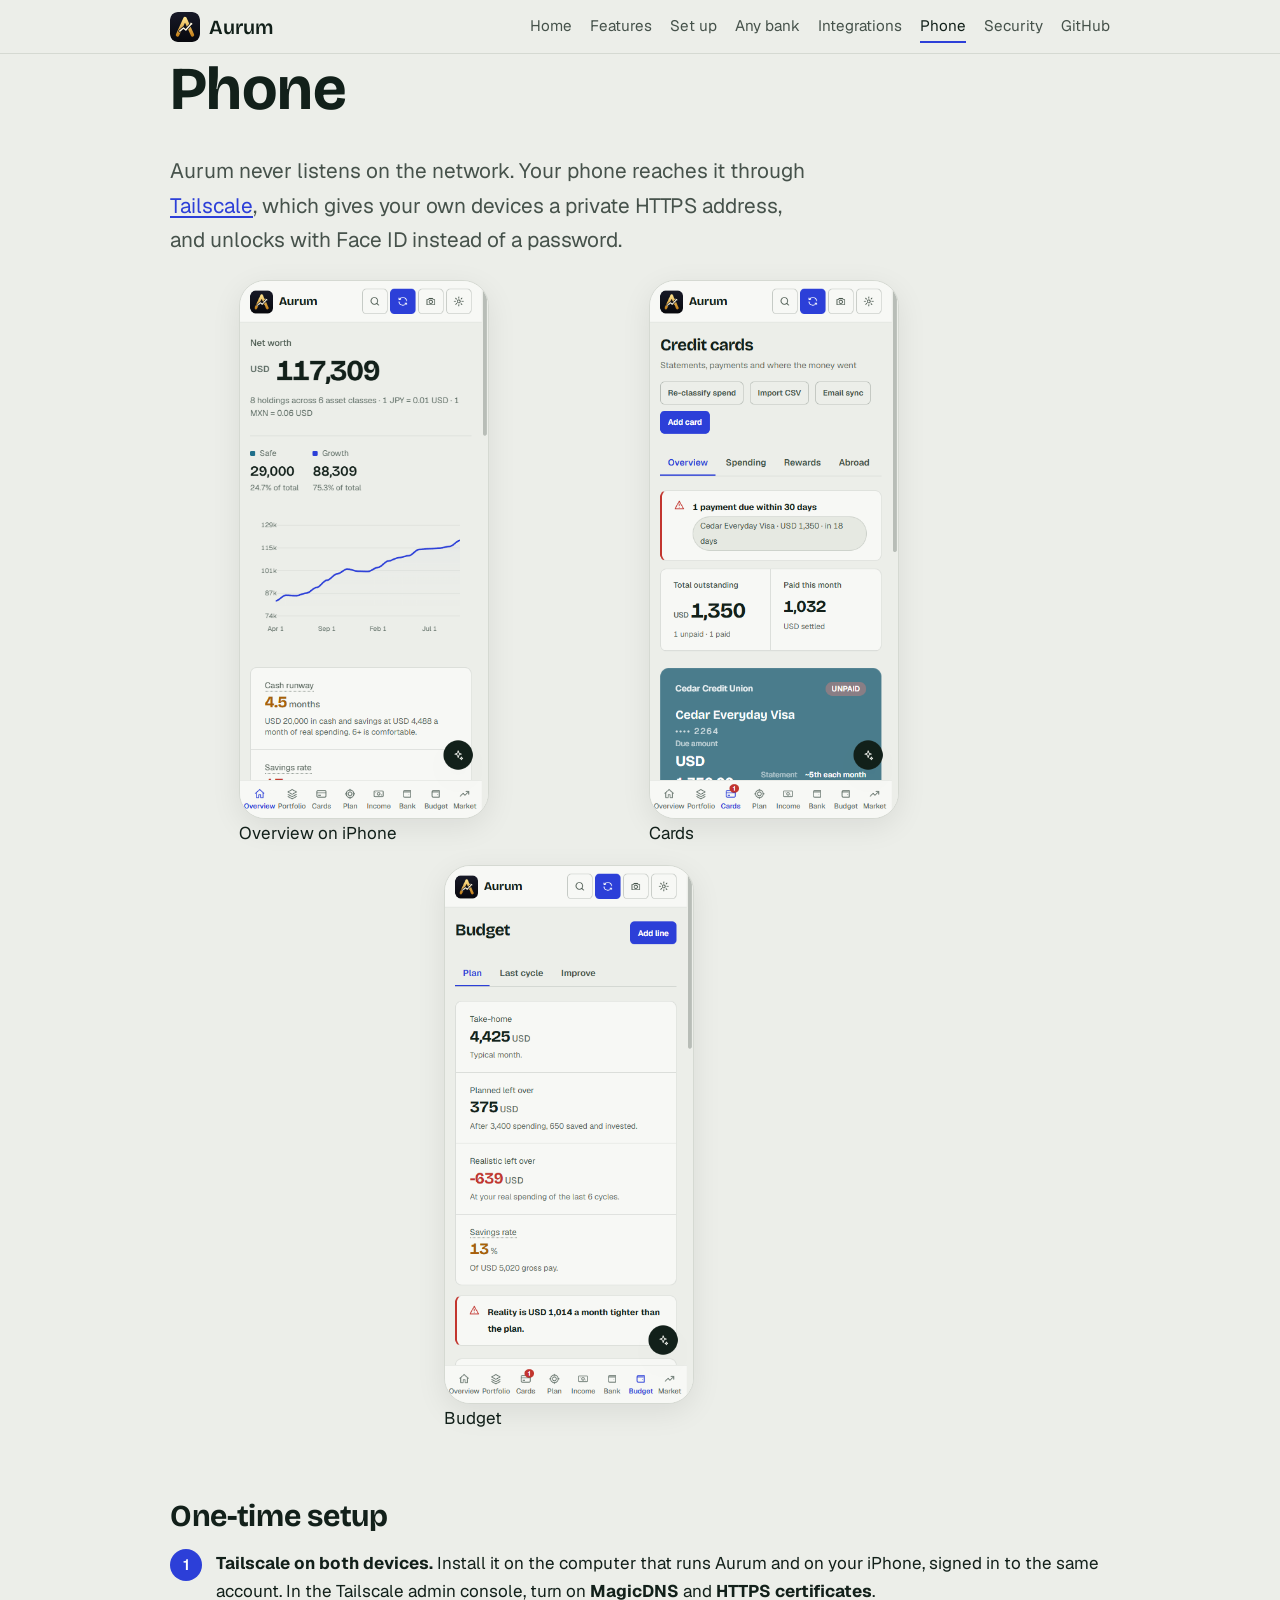
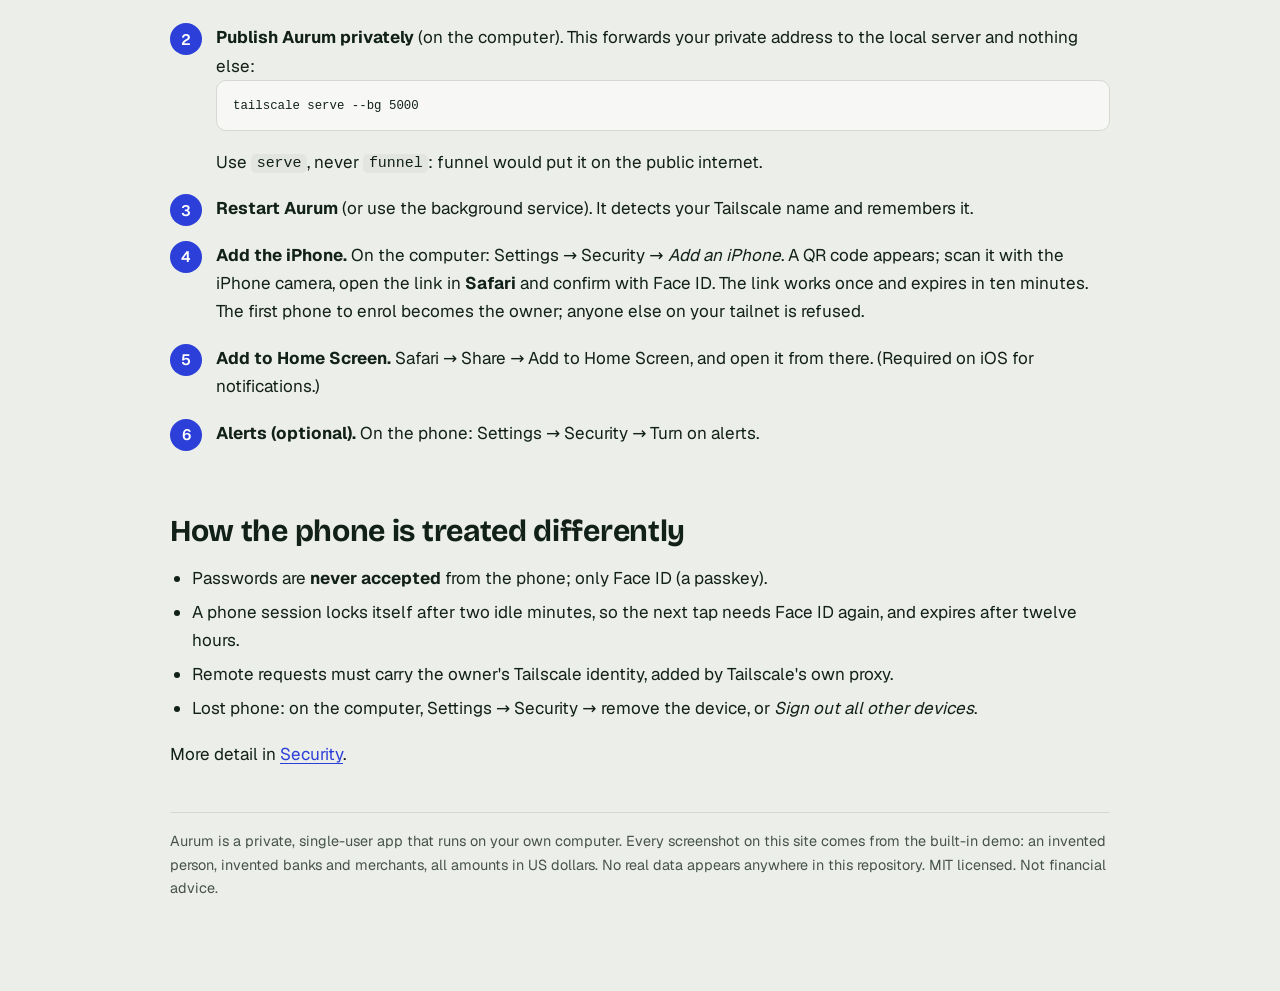
<file: docs/phone.html>
<!doctype html>
<html lang="en"><head><meta charset="utf-8"><meta name="viewport" content="width=device-width, initial-scale=1">
<title>Phone · Aurum</title><meta name="description" content="Open Aurum on your iPhone privately with Tailscale and Face ID.">
<link rel="icon" href="assets/favicon.png"><link rel="stylesheet" href="assets/fonts.css"><link rel="stylesheet" href="assets/site.css"></head>
<body><header class="top"><div class="in"><a class="brand" href="index.html"><img src="assets/logo.svg" alt="">Aurum</a><nav aria-label="Main"><a href="index.html">Home</a><a href="features.html">Features</a><a href="setup.html">Set up</a><a href="banks.html">Any bank</a><a href="integrations.html">Integrations</a><a href="phone.html" aria-current="page">Phone</a><a href="security.html">Security</a><a href="https://github.com/abxhr/aurum">GitHub</a></nav></div></header>
<main class="wrap">

<h1>Phone</h1>
<p class="lead">Aurum never listens on the network. Your phone reaches it through <a href="https://tailscale.com">Tailscale</a>, which gives your own devices a private HTTPS address, and unlocks with Face ID instead of a password.</p>
<div class="phones"><figure style="margin:0"><div class="shot"><img src="assets/shots/phone-overview.png" alt="Overview on iPhone" loading="lazy"></div><figcaption>Overview on iPhone</figcaption></figure><figure style="margin:0"><div class="shot"><img src="assets/shots/phone-cards.png" alt="Cards" loading="lazy"></div><figcaption>Cards</figcaption></figure><figure style="margin:0"><div class="shot"><img src="assets/shots/phone-budget.png" alt="Budget" loading="lazy"></div><figcaption>Budget</figcaption></figure></div>

<h2>One-time setup</h2>
<ol class="steps">
<li><b>Tailscale on both devices.</b> Install it on the computer that runs Aurum and on your iPhone, signed in to the same account. In the Tailscale admin console, turn on <b>MagicDNS</b> and <b>HTTPS certificates</b>.</li>
<li><b>Publish Aurum privately</b> (on the computer). This forwards your private address to the local server and nothing else:
<pre><code>tailscale serve --bg 5000</code></pre>
Use <code>serve</code>, never <code>funnel</code>: funnel would put it on the public internet.</li>
<li><b>Restart Aurum</b> (or use the background service). It detects your Tailscale name and remembers it.</li>
<li><b>Add the iPhone.</b> On the computer: Settings &rarr; Security &rarr; <i>Add an iPhone</i>. A QR code appears; scan it with the iPhone camera, open the link in <b>Safari</b> and confirm with Face ID. The link works once and expires in ten minutes. The first phone to enrol becomes the owner; anyone else on your tailnet is refused.</li>
<li><b>Add to Home Screen.</b> Safari &rarr; Share &rarr; Add to Home Screen, and open it from there. (Required on iOS for notifications.)</li>
<li><b>Alerts (optional).</b> On the phone: Settings &rarr; Security &rarr; Turn on alerts.</li>
</ol>

<h2>How the phone is treated differently</h2>
<ul>
<li>Passwords are <b>never accepted</b> from the phone; only Face ID (a passkey).</li>
<li>A phone session locks itself after two idle minutes, so the next tap needs Face ID again, and expires after twelve hours.</li>
<li>Remote requests must carry the owner's Tailscale identity, added by Tailscale's own proxy.</li>
<li>Lost phone: on the computer, Settings &rarr; Security &rarr; remove the device, or <i>Sign out all other devices</i>.</li>
</ul>
<p>More detail in <a href="security.html">Security</a>.</p>

<footer>Aurum is a private, single-user app that runs on your own computer. Every screenshot on this site comes from the built-in demo: an invented person, invented banks and merchants, all amounts in US dollars. No real data appears anywhere in this repository. MIT licensed. Not financial advice.</footer>
</main></body></html>
</file>
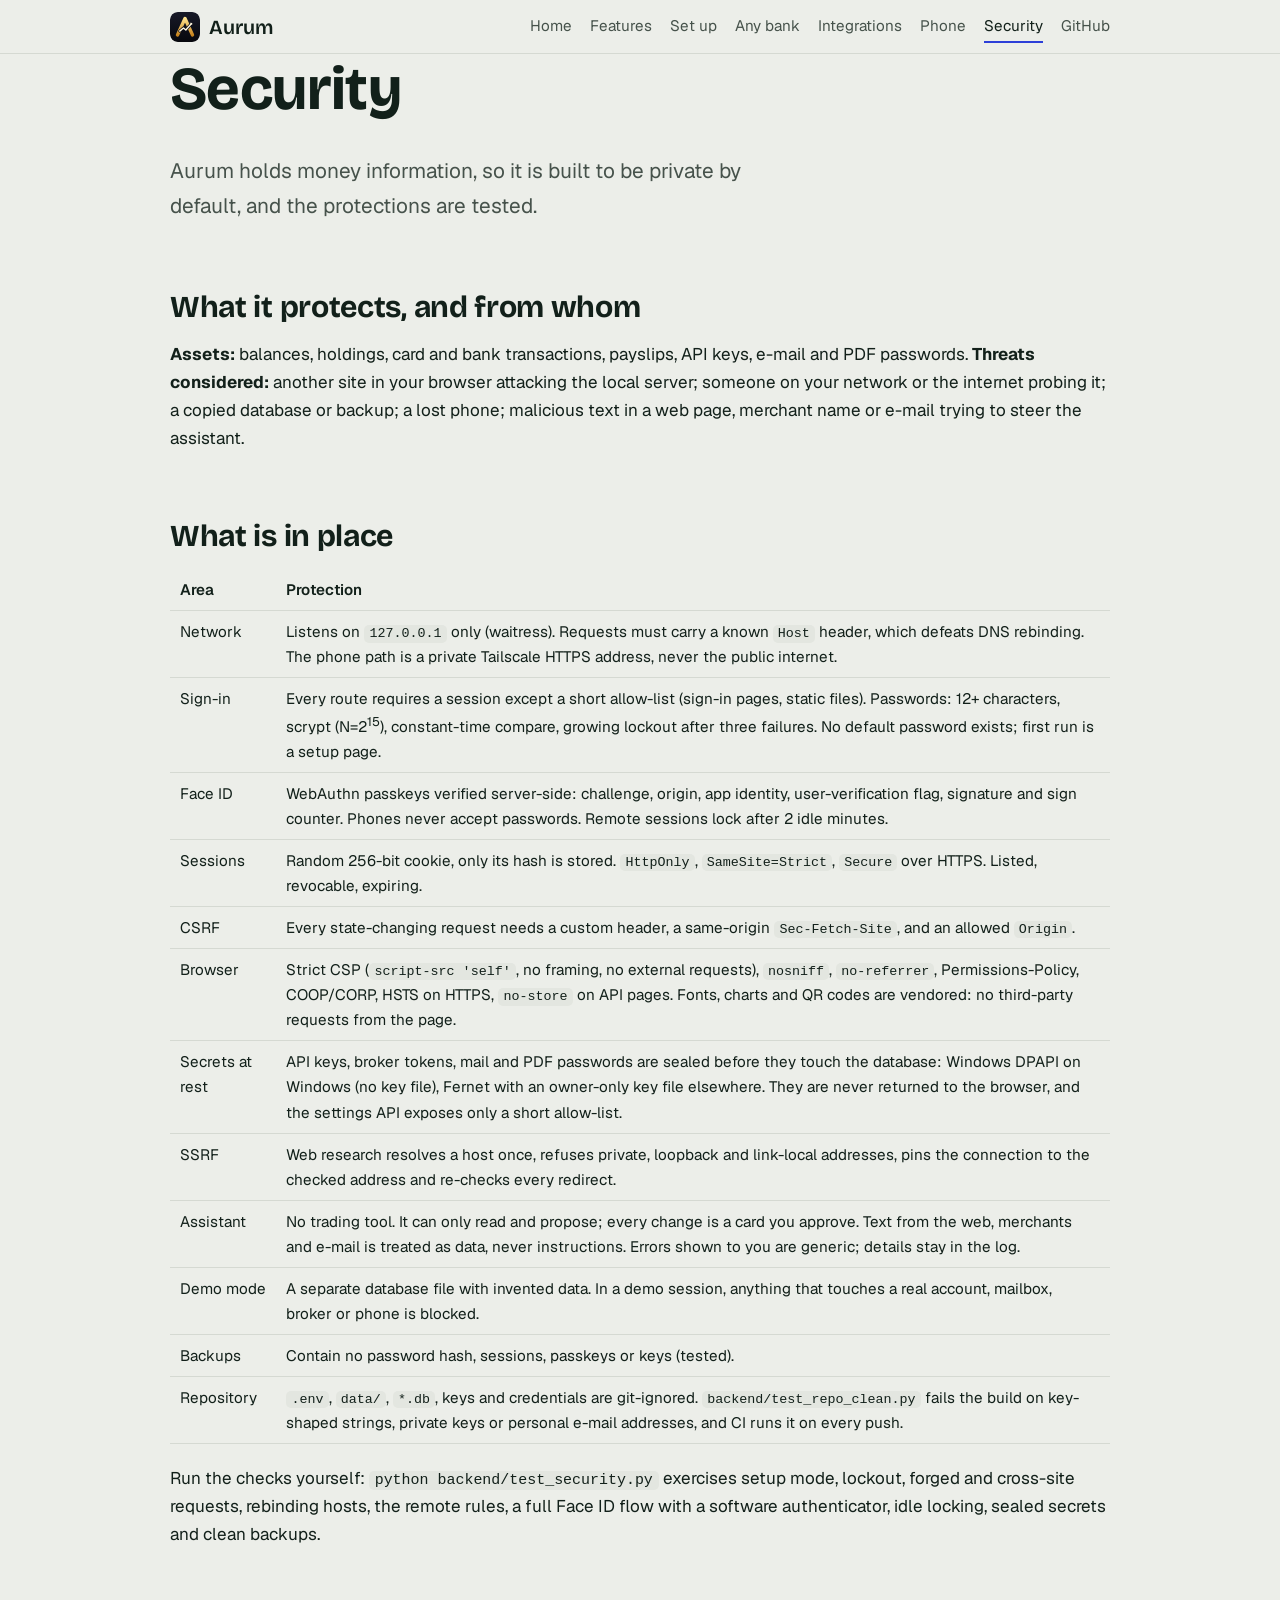
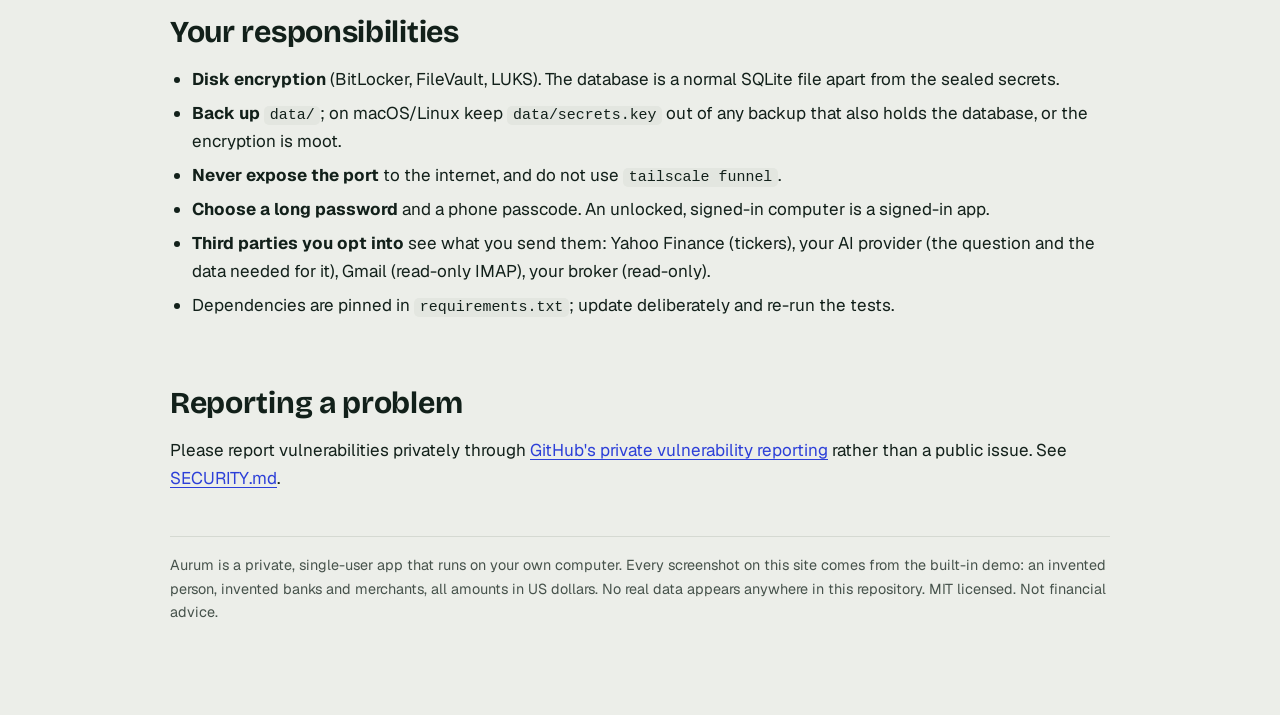
<file: docs/security.html>
<!doctype html>
<html lang="en"><head><meta charset="utf-8"><meta name="viewport" content="width=device-width, initial-scale=1">
<title>Security · Aurum</title><meta name="description" content="Threat model, protections and known limits.">
<link rel="icon" href="assets/favicon.png"><link rel="stylesheet" href="assets/fonts.css"><link rel="stylesheet" href="assets/site.css"></head>
<body><header class="top"><div class="in"><a class="brand" href="index.html"><img src="assets/logo.svg" alt="">Aurum</a><nav aria-label="Main"><a href="index.html">Home</a><a href="features.html">Features</a><a href="setup.html">Set up</a><a href="banks.html">Any bank</a><a href="integrations.html">Integrations</a><a href="phone.html">Phone</a><a href="security.html" aria-current="page">Security</a><a href="https://github.com/abxhr/aurum">GitHub</a></nav></div></header>
<main class="wrap">

<h1>Security</h1>
<p class="lead">Aurum holds money information, so it is built to be private by default, and the protections are tested.</p>

<h2>What it protects, and from whom</h2>
<p><b>Assets:</b> balances, holdings, card and bank transactions, payslips, API keys, e-mail and PDF passwords. <b>Threats considered:</b> another site in your browser attacking the local server; someone on your network or the internet probing it; a copied database or backup; a lost phone; malicious text in a web page, merchant name or e-mail trying to steer the assistant.</p>

<h2>What is in place</h2>
<table>
<tr><th>Area</th><th>Protection</th></tr>
<tr><td>Network</td><td>Listens on <code>127.0.0.1</code> only (waitress). Requests must carry a known <code>Host</code> header, which defeats DNS rebinding. The phone path is a private Tailscale HTTPS address, never the public internet.</td></tr>
<tr><td>Sign-in</td><td>Every route requires a session except a short allow-list (sign-in pages, static files). Passwords: 12+ characters, scrypt (N=2<sup>15</sup>), constant-time compare, growing lockout after three failures. No default password exists; first run is a setup page.</td></tr>
<tr><td>Face ID</td><td>WebAuthn passkeys verified server-side: challenge, origin, app identity, user-verification flag, signature and sign counter. Phones never accept passwords. Remote sessions lock after 2 idle minutes.</td></tr>
<tr><td>Sessions</td><td>Random 256-bit cookie, only its hash is stored. <code>HttpOnly</code>, <code>SameSite=Strict</code>, <code>Secure</code> over HTTPS. Listed, revocable, expiring.</td></tr>
<tr><td>CSRF</td><td>Every state-changing request needs a custom header, a same-origin <code>Sec-Fetch-Site</code>, and an allowed <code>Origin</code>.</td></tr>
<tr><td>Browser</td><td>Strict CSP (<code>script-src 'self'</code>, no framing, no external requests), <code>nosniff</code>, <code>no-referrer</code>, Permissions-Policy, COOP/CORP, HSTS on HTTPS, <code>no-store</code> on API pages. Fonts, charts and QR codes are vendored: no third-party requests from the page.</td></tr>
<tr><td>Secrets at rest</td><td>API keys, broker tokens, mail and PDF passwords are sealed before they touch the database: Windows DPAPI on Windows (no key file), Fernet with an owner-only key file elsewhere. They are never returned to the browser, and the settings API exposes only a short allow-list.</td></tr>
<tr><td>SSRF</td><td>Web research resolves a host once, refuses private, loopback and link-local addresses, pins the connection to the checked address and re-checks every redirect.</td></tr>
<tr><td>Assistant</td><td>No trading tool. It can only read and propose; every change is a card you approve. Text from the web, merchants and e-mail is treated as data, never instructions. Errors shown to you are generic; details stay in the log.</td></tr>
<tr><td>Demo mode</td><td>A separate database file with invented data. In a demo session, anything that touches a real account, mailbox, broker or phone is blocked.</td></tr>
<tr><td>Backups</td><td>Contain no password hash, sessions, passkeys or keys (tested).</td></tr>
<tr><td>Repository</td><td><code>.env</code>, <code>data/</code>, <code>*.db</code>, keys and credentials are git-ignored. <code>backend/test_repo_clean.py</code> fails the build on key-shaped strings, private keys or personal e-mail addresses, and CI runs it on every push.</td></tr>
</table>
<p>Run the checks yourself: <code>python backend/test_security.py</code> exercises setup mode, lockout, forged and cross-site requests, rebinding hosts, the remote rules, a full Face ID flow with a software authenticator, idle locking, sealed secrets and clean backups.</p>

<h2>Your responsibilities</h2>
<ul>
<li><b>Disk encryption</b> (BitLocker, FileVault, LUKS). The database is a normal SQLite file apart from the sealed secrets.</li>
<li><b>Back up</b> <code>data/</code>; on macOS/Linux keep <code>data/secrets.key</code> out of any backup that also holds the database, or the encryption is moot.</li>
<li><b>Never expose the port</b> to the internet, and do not use <code>tailscale funnel</code>.</li>
<li><b>Choose a long password</b> and a phone passcode. An unlocked, signed-in computer is a signed-in app.</li>
<li><b>Third parties you opt into</b> see what you send them: Yahoo Finance (tickers), your AI provider (the question and the data needed for it), Gmail (read-only IMAP), your broker (read-only).</li>
<li>Dependencies are pinned in <code>requirements.txt</code>; update deliberately and re-run the tests.</li>
</ul>

<h2>Reporting a problem</h2>
<p>Please report vulnerabilities privately through <a href="https://github.com/abxhr/aurum/security/advisories/new">GitHub's private vulnerability reporting</a> rather than a public issue. See <a href="https://github.com/abxhr/aurum/blob/main/SECURITY.md">SECURITY.md</a>.</p>

<footer>Aurum is a private, single-user app that runs on your own computer. Every screenshot on this site comes from the built-in demo: an invented person, invented banks and merchants, all amounts in US dollars. No real data appears anywhere in this repository. MIT licensed. Not financial advice.</footer>
</main></body></html>
</file>
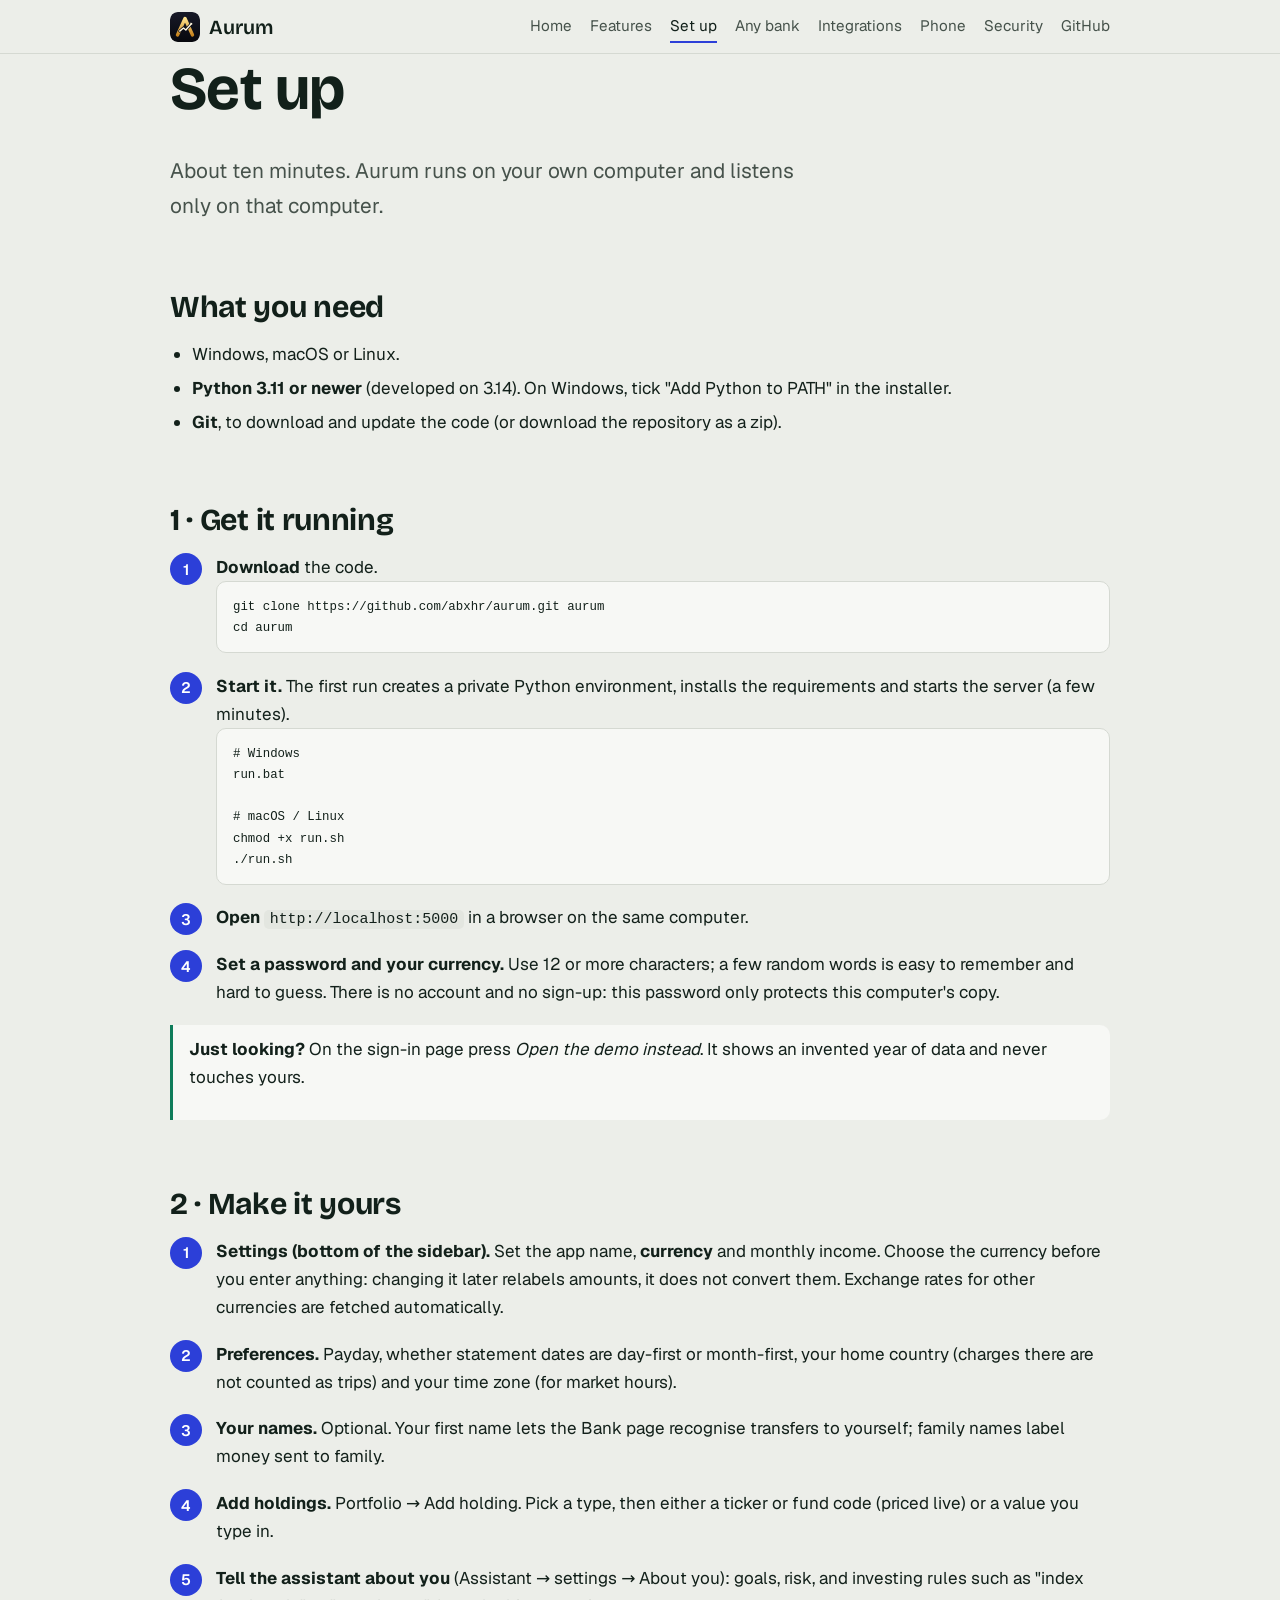
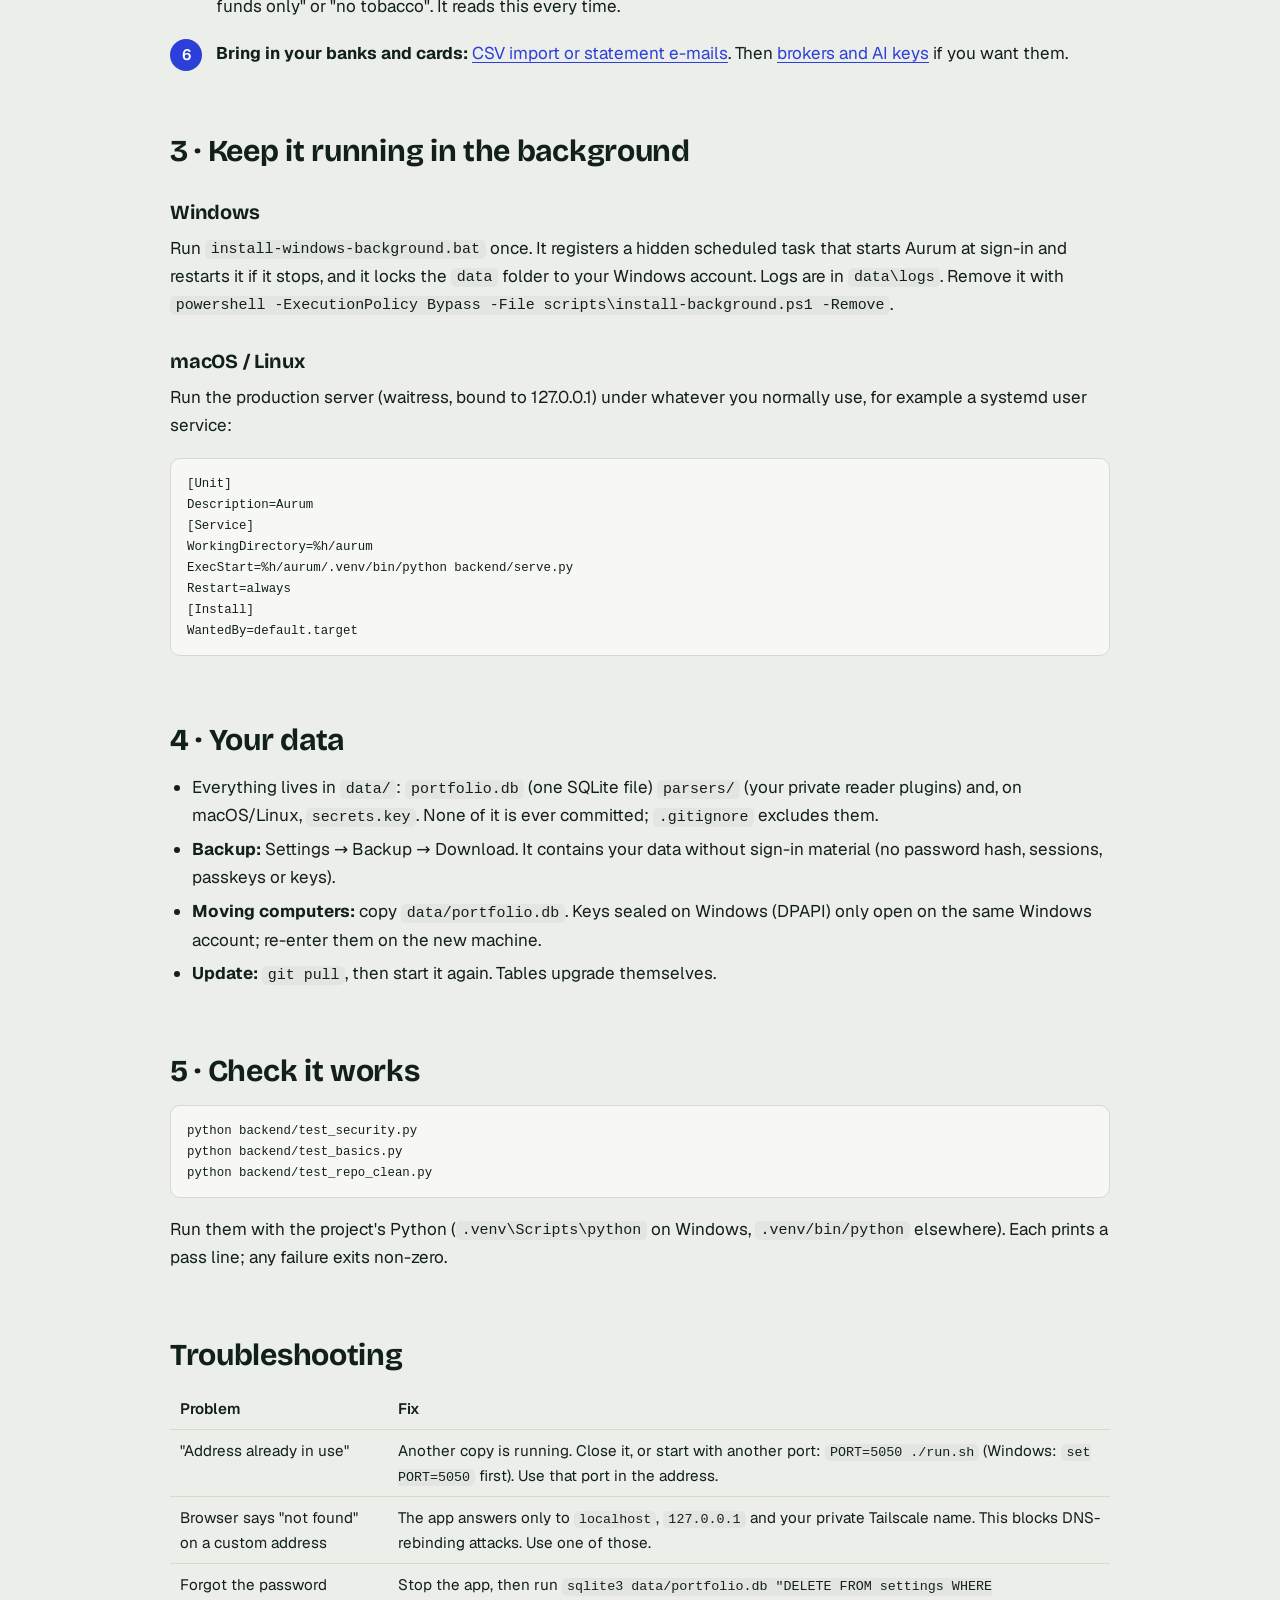
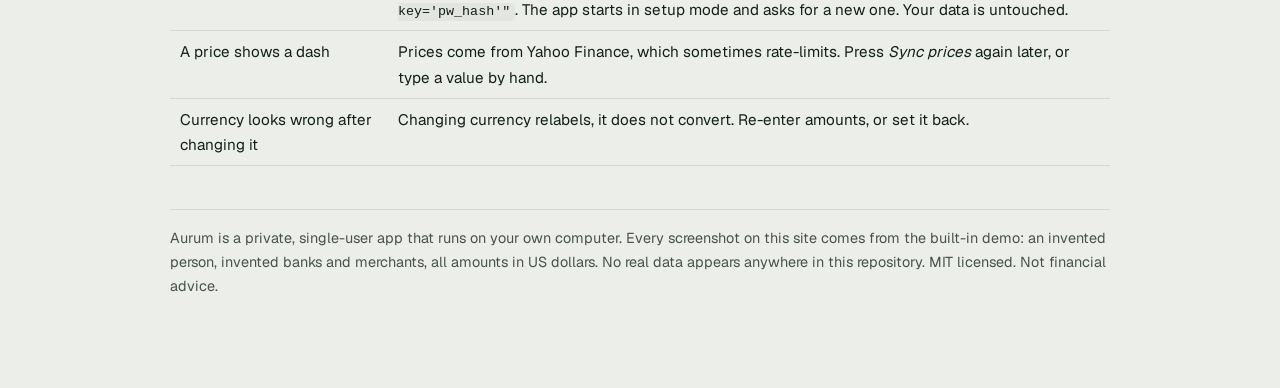
<file: docs/setup.html>
<!doctype html>
<html lang="en"><head><meta charset="utf-8"><meta name="viewport" content="width=device-width, initial-scale=1">
<title>Set up · Aurum</title><meta name="description" content="Install and run Aurum, choose your currency, keep it running, back up and update.">
<link rel="icon" href="assets/favicon.png"><link rel="stylesheet" href="assets/fonts.css"><link rel="stylesheet" href="assets/site.css"></head>
<body><header class="top"><div class="in"><a class="brand" href="index.html"><img src="assets/logo.svg" alt="">Aurum</a><nav aria-label="Main"><a href="index.html">Home</a><a href="features.html">Features</a><a href="setup.html" aria-current="page">Set up</a><a href="banks.html">Any bank</a><a href="integrations.html">Integrations</a><a href="phone.html">Phone</a><a href="security.html">Security</a><a href="https://github.com/abxhr/aurum">GitHub</a></nav></div></header>
<main class="wrap">

<h1>Set up</h1>
<p class="lead">About ten minutes. Aurum runs on your own computer and listens only on that computer.</p>

<h2>What you need</h2>
<ul><li>Windows, macOS or Linux.</li><li><b>Python 3.11 or newer</b> (developed on 3.14). On Windows, tick "Add Python to PATH" in the installer.</li><li><b>Git</b>, to download and update the code (or download the repository as a zip).</li></ul>

<h2>1 &middot; Get it running</h2>
<ol class="steps">
<li><b>Download</b> the code.<pre><code>git clone https://github.com/abxhr/aurum.git aurum
cd aurum</code></pre></li>
<li><b>Start it.</b> The first run creates a private Python environment, installs the requirements and starts the server (a few minutes).
<pre><code># Windows
run.bat

# macOS / Linux
chmod +x run.sh
./run.sh</code></pre></li>
<li><b>Open</b> <code>http://localhost:5000</code> in a browser on the same computer.</li>
<li><b>Set a password and your currency.</b> Use 12 or more characters; a few random words is easy to remember and hard to guess. There is no account and no sign-up: this password only protects this computer's copy.</li>
</ol>
<div class="note ok"><p><b>Just looking?</b> On the sign-in page press <i>Open the demo instead</i>. It shows an invented year of data and never touches yours.</p></div>

<h2>2 &middot; Make it yours</h2>
<ol class="steps">
<li><b>Settings (bottom of the sidebar).</b> Set the app name, <b>currency</b> and monthly income. Choose the currency before you enter anything: changing it later relabels amounts, it does not convert them. Exchange rates for other currencies are fetched automatically.</li>
<li><b>Preferences.</b> Payday, whether statement dates are day-first or month-first, your home country (charges there are not counted as trips) and your time zone (for market hours).</li>
<li><b>Your names.</b> Optional. Your first name lets the Bank page recognise transfers to yourself; family names label money sent to family.</li>
<li><b>Add holdings.</b> Portfolio &rarr; Add holding. Pick a type, then either a ticker or fund code (priced live) or a value you type in.</li>
<li><b>Tell the assistant about you</b> (Assistant &rarr; settings &rarr; About you): goals, risk, and investing rules such as "index funds only" or "no tobacco". It reads this every time.</li>
<li><b>Bring in your banks and cards:</b> <a href="banks.html">CSV import or statement e-mails</a>. Then <a href="integrations.html">brokers and AI keys</a> if you want them.</li>
</ol>

<h2>3 &middot; Keep it running in the background</h2>
<h3>Windows</h3>
<p>Run <code>install-windows-background.bat</code> once. It registers a hidden scheduled task that starts Aurum at sign-in and restarts it if it stops, and it locks the <code>data</code> folder to your Windows account. Logs are in <code>data\logs</code>. Remove it with <code>powershell -ExecutionPolicy Bypass -File scripts\install-background.ps1 -Remove</code>.</p>
<h3>macOS / Linux</h3>
<p>Run the production server (waitress, bound to 127.0.0.1) under whatever you normally use, for example a systemd user service:</p>
<pre><code>[Unit]
Description=Aurum
[Service]
WorkingDirectory=%h/aurum
ExecStart=%h/aurum/.venv/bin/python backend/serve.py
Restart=always
[Install]
WantedBy=default.target</code></pre>

<h2>4 &middot; Your data</h2>
<ul>
<li>Everything lives in <code>data/</code>: <code>portfolio.db</code> (one SQLite file) <code>parsers/</code> (your private reader plugins) and, on macOS/Linux, <code>secrets.key</code>. None of it is ever committed; <code>.gitignore</code> excludes them.</li>
<li><b>Backup:</b> Settings &rarr; Backup &rarr; Download. It contains your data without sign-in material (no password hash, sessions, passkeys or keys).</li>
<li><b>Moving computers:</b> copy <code>data/portfolio.db</code>. Keys sealed on Windows (DPAPI) only open on the same Windows account; re-enter them on the new machine.</li>
<li><b>Update:</b> <code>git pull</code>, then start it again. Tables upgrade themselves.</li>
</ul>

<h2>5 &middot; Check it works</h2>
<pre><code>python backend/test_security.py
python backend/test_basics.py
python backend/test_repo_clean.py</code></pre>
<p>Run them with the project's Python (<code>.venv\Scripts\python</code> on Windows, <code>.venv/bin/python</code> elsewhere). Each prints a pass line; any failure exits non-zero.</p>

<h2>Troubleshooting</h2>
<table><tr><th>Problem</th><th>Fix</th></tr>
<tr><td>"Address already in use"</td><td>Another copy is running. Close it, or start with another port: <code>PORT=5050 ./run.sh</code> (Windows: <code>set PORT=5050</code> first). Use that port in the address.</td></tr>
<tr><td>Browser says "not found" on a custom address</td><td>The app answers only to <code>localhost</code>, <code>127.0.0.1</code> and your private Tailscale name. This blocks DNS-rebinding attacks. Use one of those.</td></tr>
<tr><td>Forgot the password</td><td>Stop the app, then run <code>sqlite3 data/portfolio.db "DELETE FROM settings WHERE key='pw_hash'"</code>. The app starts in setup mode and asks for a new one. Your data is untouched.</td></tr>
<tr><td>A price shows a dash</td><td>Prices come from Yahoo Finance, which sometimes rate-limits. Press <i>Sync prices</i> again later, or type a value by hand.</td></tr>
<tr><td>Currency looks wrong after changing it</td><td>Changing currency relabels, it does not convert. Re-enter amounts, or set it back.</td></tr></table>

<footer>Aurum is a private, single-user app that runs on your own computer. Every screenshot on this site comes from the built-in demo: an invented person, invented banks and merchants, all amounts in US dollars. No real data appears anywhere in this repository. MIT licensed. Not financial advice.</footer>
</main></body></html>
</file>
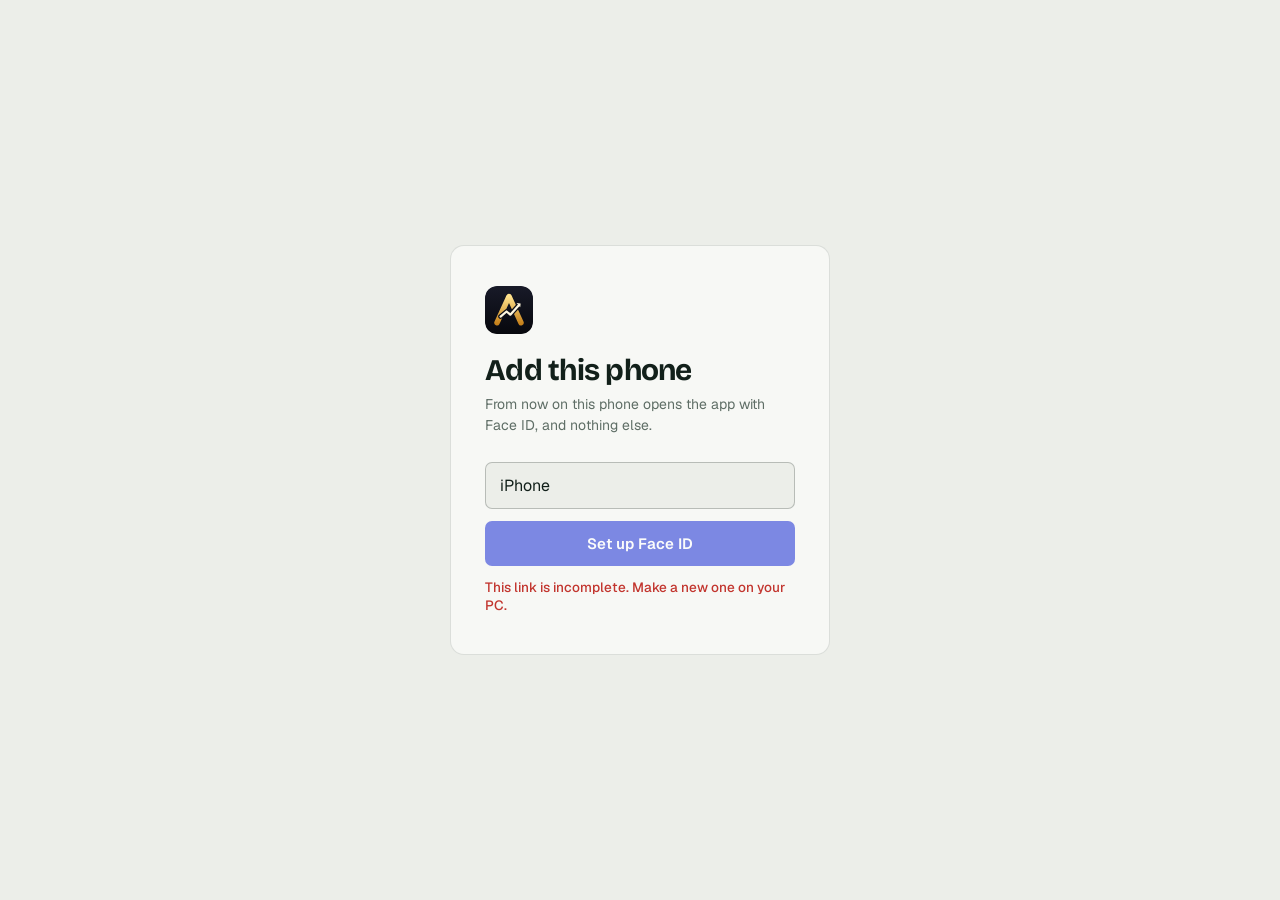
<file: templates/enroll.html>
<!DOCTYPE html>
<html lang="en">
<head>
<meta charset="UTF-8"><meta name="viewport" content="width=device-width, initial-scale=1.0, viewport-fit=cover">
<title>Aurum · Add this phone</title>
<meta name="robots" content="noindex">
<link rel="stylesheet" href="/static/fonts/fonts.css">
<script src="/static/theme.js"></script>
<link rel="stylesheet" href="/static/auth.css">
</head>
<body>
<div class="card">
  <div class="mark" style="background:none;padding:0"><img src="/static/icons/logo.svg" alt="" width="48" height="48" style="border-radius:12px;display:block"></div>
  <h1>Add this phone</h1>
  <p class="sub">From now on this phone opens the app with Face ID, and nothing else.</p>
  <input id="name" type="text" value="iPhone" maxlength="40" aria-label="Device name">
  <button id="btn">Set up Face ID</button>
  <div class="err" id="err" role="alert"></div>
</div>
<script src="/static/passkey.js"></script>
<script src="/static/enroll.js"></script>
</body>
</html>
</file>
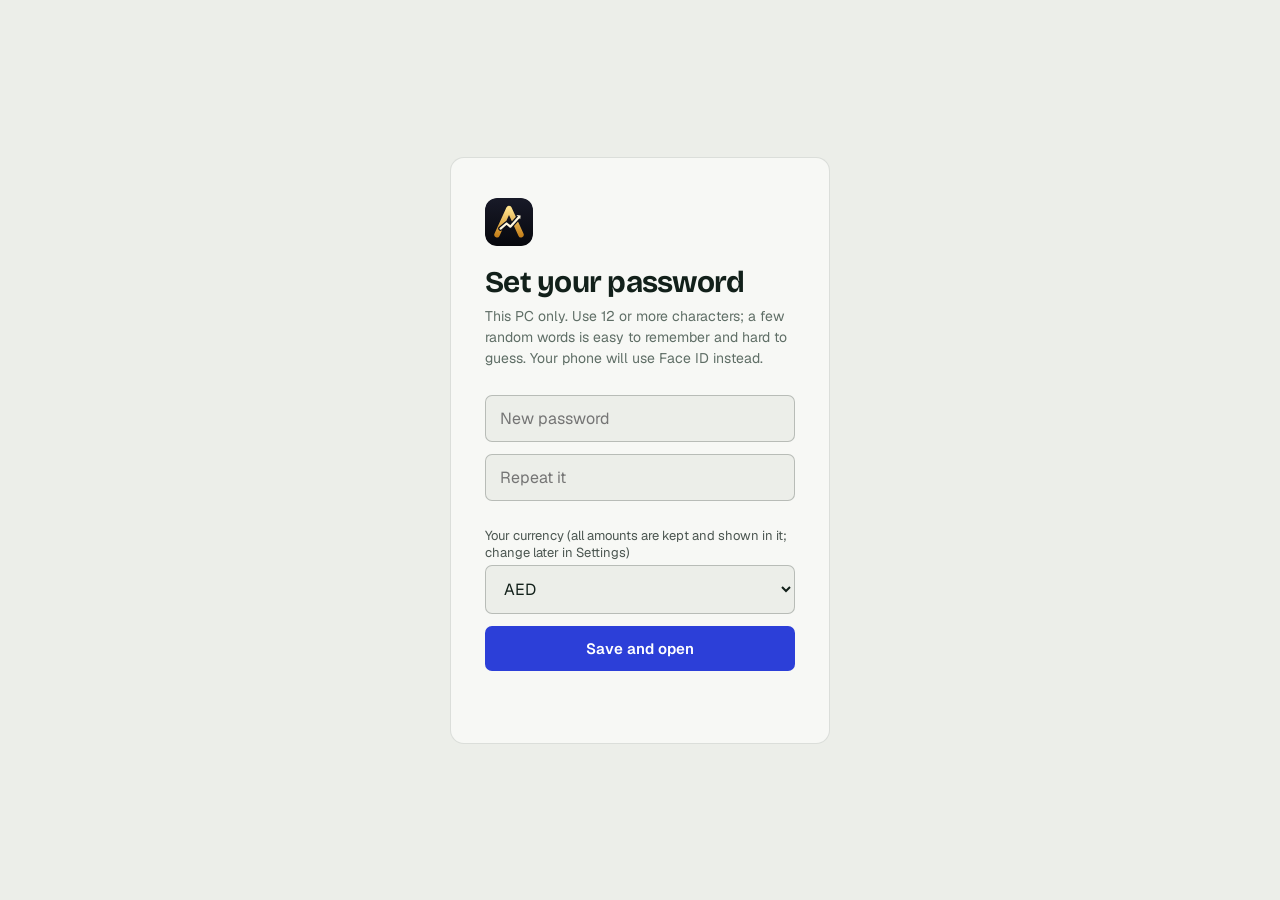
<file: templates/setup.html>
<!DOCTYPE html>
<html lang="en">
<head>
<meta charset="UTF-8"><meta name="viewport" content="width=device-width, initial-scale=1.0, viewport-fit=cover">
<title>Aurum · Set a password</title>
<meta name="robots" content="noindex">
<link rel="stylesheet" href="/static/fonts/fonts.css">
<script src="/static/theme.js"></script>
<link rel="stylesheet" href="/static/auth.css">
</head>
<body>
<div class="card">
  <div class="mark" style="background:none;padding:0"><img src="/static/icons/logo.svg" alt="" width="48" height="48" style="border-radius:12px;display:block"></div>
  <h1>Set your password</h1>
  <p class="sub">This PC only. Use 12 or more characters; a few random words is easy to remember and hard to guess. Your phone will use Face ID instead.</p>
  <input id="p1" type="password" placeholder="New password" autocomplete="new-password">
  <input id="p2" type="password" placeholder="Repeat it" autocomplete="new-password">
  <label class="lbl" for="ccy" style="display:block;text-align:left;margin:14px 0 4px;font-size:13px;opacity:.75">Your currency (all amounts are kept and shown in it; change later in Settings)</label>
  <select id="ccy"><option>AED</option><option>AUD</option><option>BRL</option><option>CAD</option><option>CHF</option><option>CNY</option><option>CZK</option><option>DKK</option><option>EUR</option><option>GBP</option><option>HKD</option><option>HUF</option><option>IDR</option><option>ILS</option><option>INR</option><option>JPY</option><option>KRW</option><option>MXN</option><option>MYR</option><option>NOK</option><option>NZD</option><option>PHP</option><option>PLN</option><option>SAR</option><option>SEK</option><option>SGD</option><option>THB</option><option>TRY</option><option>USD</option><option>ZAR</option></select>
  <button id="btn">Save and open</button>
  <div class="err" id="err" role="alert"></div>
</div>
<script src="/static/setup.js"></script>
</body>
</html>
</file>
<file: docs/assets/fonts.css>
@font-face {
  font-family: 'Bricolage Grotesque';
  font-style: normal;
  font-weight: 500;
  font-stretch: 100%;
  font-display: swap;
  src: url(fonts/BricolageGrotesque-0.woff2) format('woff2');
  unicode-range: U+0000-00FF, U+0131, U+0152-0153, U+02BB-02BC, U+02C6, U+02DA, U+02DC, U+0304, U+0308, U+0329, U+2000-206F, U+20AC, U+2122, U+2191, U+2193, U+2212, U+2215, U+FEFF, U+FFFD;
}
@font-face {
  font-family: 'Bricolage Grotesque';
  font-style: normal;
  font-weight: 600;
  font-stretch: 100%;
  font-display: swap;
  src: url(fonts/BricolageGrotesque-1.woff2) format('woff2');
  unicode-range: U+0000-00FF, U+0131, U+0152-0153, U+02BB-02BC, U+02C6, U+02DA, U+02DC, U+0304, U+0308, U+0329, U+2000-206F, U+20AC, U+2122, U+2191, U+2193, U+2212, U+2215, U+FEFF, U+FFFD;
}
@font-face {
  font-family: 'Bricolage Grotesque';
  font-style: normal;
  font-weight: 700;
  font-stretch: 100%;
  font-display: swap;
  src: url(fonts/BricolageGrotesque-2.woff2) format('woff2');
  unicode-range: U+0000-00FF, U+0131, U+0152-0153, U+02BB-02BC, U+02C6, U+02DA, U+02DC, U+0304, U+0308, U+0329, U+2000-206F, U+20AC, U+2122, U+2191, U+2193, U+2212, U+2215, U+FEFF, U+FFFD;
}
@font-face {
  font-family: 'Geist';
  font-style: normal;
  font-weight: 400;
  font-display: swap;
  src: url(fonts/Geist-3.woff2) format('woff2');
  unicode-range: U+0000-00FF, U+0131, U+0152-0153, U+02BB-02BC, U+02C6, U+02DA, U+02DC, U+0304, U+0308, U+0329, U+2000-206F, U+20AC, U+2122, U+2191, U+2193, U+2212, U+2215, U+FEFF, U+FFFD;
}
@font-face {
  font-family: 'Geist';
  font-style: normal;
  font-weight: 500;
  font-display: swap;
  src: url(fonts/Geist-4.woff2) format('woff2');
  unicode-range: U+0000-00FF, U+0131, U+0152-0153, U+02BB-02BC, U+02C6, U+02DA, U+02DC, U+0304, U+0308, U+0329, U+2000-206F, U+20AC, U+2122, U+2191, U+2193, U+2212, U+2215, U+FEFF, U+FFFD;
}
@font-face {
  font-family: 'Geist';
  font-style: normal;
  font-weight: 600;
  font-display: swap;
  src: url(fonts/Geist-5.woff2) format('woff2');
  unicode-range: U+0000-00FF, U+0131, U+0152-0153, U+02BB-02BC, U+02C6, U+02DA, U+02DC, U+0304, U+0308, U+0329, U+2000-206F, U+20AC, U+2122, U+2191, U+2193, U+2212, U+2215, U+FEFF, U+FFFD;
}
@font-face {
  font-family: 'Geist';
  font-style: normal;
  font-weight: 700;
  font-display: swap;
  src: url(fonts/Geist-6.woff2) format('woff2');
  unicode-range: U+0000-00FF, U+0131, U+0152-0153, U+02BB-02BC, U+02C6, U+02DA, U+02DC, U+0304, U+0308, U+0329, U+2000-206F, U+20AC, U+2122, U+2191, U+2193, U+2212, U+2215, U+FEFF, U+FFFD;
}
</file>
<file: docs/assets/site.css>
/* Aurum docs: the same quiet ledger look as the app. Plain CSS, no build step. */
:root{--bg:#ECEEE9;--panel:#F7F8F5;--ink:#12201A;--ink2:#46524B;--line:#D5D9D2;--accent:#2C3FD8;--accent-ink:#fff;--good:#0E7C5A;--warn:#B4690E;--code:#E3E6E0;color-scheme:light}
@media (prefers-color-scheme:dark){:root{--bg:#0F1411;--panel:#161C18;--ink:#E9EFEB;--ink2:#A9B5AE;--line:#27302A;--accent:#8E9BFF;--accent-ink:#0F1411;--good:#4FD1A0;--warn:#E8A94A;--code:#1F2722;color-scheme:dark}}
*{box-sizing:border-box}html{scroll-behavior:smooth;-webkit-text-size-adjust:100%}
body{margin:0;background:var(--bg);color:var(--ink);font:17px/1.65 "Geist",system-ui,"Segoe UI",sans-serif}
a{color:var(--accent);text-underline-offset:3px}img{max-width:100%;display:block}
h1,h2,h3{font-family:"Bricolage Grotesque","Geist",system-ui,sans-serif;line-height:1.15;letter-spacing:-.01em;margin:0 0 .5em}
h1{font-size:clamp(2.4rem,6vw,3.8rem)}h2{font-size:1.9rem;margin-top:2.2em}h3{font-size:1.25rem;margin-top:1.6em}
p,ul,ol{margin:0 0 1.1em}ul,ol{padding-left:1.3em}li{margin-bottom:.35em}
code{font:.88em ui-monospace,Menlo,Consolas,monospace;background:var(--code);border-radius:5px;padding:.1em .38em}
pre{font:.88rem/1.5 ui-monospace,Menlo,Consolas,monospace;background:var(--panel);border:1px solid var(--line);border-radius:10px;padding:14px 16px;overflow-x:auto;margin:0 0 1.2em}pre code{background:none;padding:0}
.wrap{max-width:980px;margin:0 auto;padding:0 20px 90px}
.top{position:sticky;top:0;z-index:5;background:color-mix(in srgb,var(--bg) 92%,transparent);backdrop-filter:blur(8px);border-bottom:1px solid var(--line)}
.top .in{max-width:980px;margin:0 auto;padding:10px 20px;display:flex;align-items:center;gap:18px;flex-wrap:wrap}
.brand{display:flex;align-items:center;gap:9px;font:600 1.25rem "Bricolage Grotesque",sans-serif;color:var(--ink);text-decoration:none}.brand img{width:30px;height:30px;border-radius:8px}
.top nav{display:flex;gap:4px 18px;flex-wrap:wrap;margin-left:auto;font-size:.95rem}.top nav a{color:var(--ink2);text-decoration:none;padding:3px 0;border-bottom:2px solid transparent}.top nav a:hover,.top nav a[aria-current]{color:var(--ink);border-color:var(--accent)}
.hero{padding:56px 0 20px}.lead{font-size:1.3rem;color:var(--ink2);max-width:46ch}
.btnrow{display:flex;gap:12px;flex-wrap:wrap;margin:22px 0 0}
.btn{display:inline-block;text-decoration:none;color:var(--ink);background:var(--panel);border:1px solid var(--line);border-radius:10px;padding:9px 18px;font-weight:500}.btn:hover{border-color:var(--ink)}.btn.primary{background:var(--accent);color:var(--accent-ink);border-color:var(--accent)}
.shot{border:1px solid var(--line);border-radius:12px;overflow:hidden;background:var(--panel);box-shadow:0 8px 30px rgba(0,0,0,.08)}.shot img{width:100%;height:auto}
.hero .shot{margin-top:34px}
.grid{display:grid;grid-template-columns:repeat(auto-fit,minmax(280px,1fr));gap:18px;margin:14px 0 1.4em}
.card{background:var(--panel);border:1px solid var(--line);border-radius:12px;padding:16px 18px 6px}.card h3{margin:0 0 .35em;font-size:1.1rem}
.gallery{display:grid;grid-template-columns:repeat(auto-fit,minmax(300px,1fr));gap:22px;margin:14px 0 1.4em}.gallery figure{margin:0}.gallery figcaption{font-size:.92rem;color:var(--ink2);margin-top:8px}
.phones{display:flex;gap:18px;flex-wrap:wrap;justify-content:center;margin:14px 0 1.4em}.phones .shot{width:min(100%,250px);border-radius:26px}
.note{border-left:3px solid var(--warn);background:var(--panel);padding:10px 16px;border-radius:0 10px 10px 0;margin:0 0 1.2em}.note.ok{border-color:var(--good)}
table{border-collapse:collapse;width:100%;margin:0 0 1.3em;font-size:.95rem}th,td{text-align:left;padding:8px 10px;border-bottom:1px solid var(--line);vertical-align:top}th{font-weight:600}
.steps{counter-reset:s;list-style:none;padding:0}.steps>li{counter-increment:s;padding-left:46px;position:relative;margin-bottom:1.1em}.steps>li::before{content:counter(s);position:absolute;left:0;top:0;width:32px;height:32px;border-radius:50%;background:var(--accent);color:var(--accent-ink);font-weight:600;display:grid;place-items:center;font-size:.95rem}
footer{border-top:1px solid var(--line);margin-top:3em;padding-top:1.2em;color:var(--ink2);font-size:.9rem}
</file>
<file: static/fonts/fonts.css>
@font-face {
  font-family: 'Bricolage Grotesque';
  font-style: normal;
  font-weight: 500;
  font-stretch: 100%;
  font-display: swap;
  src: url(/static/fonts/BricolageGrotesque-0.woff2) format('woff2');
  unicode-range: U+0000-00FF, U+0131, U+0152-0153, U+02BB-02BC, U+02C6, U+02DA, U+02DC, U+0304, U+0308, U+0329, U+2000-206F, U+20AC, U+2122, U+2191, U+2193, U+2212, U+2215, U+FEFF, U+FFFD;
}
@font-face {
  font-family: 'Bricolage Grotesque';
  font-style: normal;
  font-weight: 600;
  font-stretch: 100%;
  font-display: swap;
  src: url(/static/fonts/BricolageGrotesque-1.woff2) format('woff2');
  unicode-range: U+0000-00FF, U+0131, U+0152-0153, U+02BB-02BC, U+02C6, U+02DA, U+02DC, U+0304, U+0308, U+0329, U+2000-206F, U+20AC, U+2122, U+2191, U+2193, U+2212, U+2215, U+FEFF, U+FFFD;
}
@font-face {
  font-family: 'Bricolage Grotesque';
  font-style: normal;
  font-weight: 700;
  font-stretch: 100%;
  font-display: swap;
  src: url(/static/fonts/BricolageGrotesque-2.woff2) format('woff2');
  unicode-range: U+0000-00FF, U+0131, U+0152-0153, U+02BB-02BC, U+02C6, U+02DA, U+02DC, U+0304, U+0308, U+0329, U+2000-206F, U+20AC, U+2122, U+2191, U+2193, U+2212, U+2215, U+FEFF, U+FFFD;
}
@font-face {
  font-family: 'Geist';
  font-style: normal;
  font-weight: 400;
  font-display: swap;
  src: url(/static/fonts/Geist-3.woff2) format('woff2');
  unicode-range: U+0000-00FF, U+0131, U+0152-0153, U+02BB-02BC, U+02C6, U+02DA, U+02DC, U+0304, U+0308, U+0329, U+2000-206F, U+20AC, U+2122, U+2191, U+2193, U+2212, U+2215, U+FEFF, U+FFFD;
}
@font-face {
  font-family: 'Geist';
  font-style: normal;
  font-weight: 500;
  font-display: swap;
  src: url(/static/fonts/Geist-4.woff2) format('woff2');
  unicode-range: U+0000-00FF, U+0131, U+0152-0153, U+02BB-02BC, U+02C6, U+02DA, U+02DC, U+0304, U+0308, U+0329, U+2000-206F, U+20AC, U+2122, U+2191, U+2193, U+2212, U+2215, U+FEFF, U+FFFD;
}
@font-face {
  font-family: 'Geist';
  font-style: normal;
  font-weight: 600;
  font-display: swap;
  src: url(/static/fonts/Geist-5.woff2) format('woff2');
  unicode-range: U+0000-00FF, U+0131, U+0152-0153, U+02BB-02BC, U+02C6, U+02DA, U+02DC, U+0304, U+0308, U+0329, U+2000-206F, U+20AC, U+2122, U+2191, U+2193, U+2212, U+2215, U+FEFF, U+FFFD;
}
@font-face {
  font-family: 'Geist';
  font-style: normal;
  font-weight: 700;
  font-display: swap;
  src: url(/static/fonts/Geist-6.woff2) format('woff2');
  unicode-range: U+0000-00FF, U+0131, U+0152-0153, U+02BB-02BC, U+02C6, U+02DA, U+02DC, U+0304, U+0308, U+0329, U+2000-206F, U+20AC, U+2122, U+2191, U+2193, U+2212, U+2215, U+FEFF, U+FFFD;
}
</file>
<file: static/auth.css>
:root{--bg:#ECEEE9;--panel:#F7F8F5;--line:rgba(18,32,26,.12);--line2:rgba(18,32,26,.24);--ink:#12201A;--ink-dim:#445349;--ink-faint:#5F6E66;--accent:#2C3FD8;--on-accent:#fff;--neg:#C2352E;color-scheme:light}
:root[data-theme="dark"]{--bg:#0F1411;--panel:#161C18;--line:rgba(233,239,235,.10);--line2:rgba(233,239,235,.22);--ink:#E9EFEB;--ink-dim:#A4B2AA;--ink-faint:#7A8A81;--accent:#8E9BFF;--on-accent:#0B0F2E;--neg:#FF7A70;color-scheme:dark}
*{margin:0;padding:0;box-sizing:border-box}
body{background:var(--bg);color:var(--ink);font-family:'Geist','Segoe UI',system-ui,sans-serif;min-height:100vh;display:grid;place-items:center;padding:20px}
@keyframes reveal{from{opacity:0;transform:translateY(10px)}to{opacity:1;transform:none}}
.card{background:var(--panel);border:1px solid var(--line);border-radius:14px;padding:40px 34px;width:100%;max-width:380px;animation:reveal .6s cubic-bezier(.22,1,.36,1) both}
.mark{width:40px;height:40px;border-radius:10px;display:grid;place-items:center;margin-bottom:26px;font-family:'Bricolage Grotesque',sans-serif;font-size:22px;font-weight:700;color:var(--bg);background:var(--ink)}
h1{font-family:'Bricolage Grotesque',sans-serif;font-weight:700;font-size:30px;margin-bottom:6px;letter-spacing:-.025em}
p.sub{color:var(--ink-faint);font-size:14px;margin-bottom:26px;line-height:1.5}
input,select{width:100%;background:var(--bg);border:1px solid var(--line2);border-radius:7px;padding:12px 14px;color:var(--ink);font:inherit;font-size:16px;margin-bottom:12px}
input:focus{outline:none;border-color:var(--accent);box-shadow:0 0 0 3px color-mix(in srgb,var(--accent) 15%,transparent)}
button{width:100%;background:var(--accent);color:var(--on-accent);border:none;border-radius:7px;padding:13px;font:inherit;font-size:15px;font-weight:600;cursor:pointer}
button:hover{filter:brightness(1.08)}button:active{transform:translateY(1px)}button:disabled{opacity:.6}
:focus-visible{outline:2px solid var(--accent);outline-offset:2px}
.err{color:var(--neg);font-size:13.5px;min-height:20px;margin-top:12px;font-weight:500}
[hidden]{display:none!important}
@media(prefers-reduced-motion:reduce){.card{animation:none}}

.alt{background:none;border:0;color:var(--ink-dim,#8a8fa3);font:inherit;font-size:13px;margin-top:18px;padding:6px 0;cursor:pointer;width:100%;text-decoration:underline;text-underline-offset:3px}
.alt:hover{color:var(--ink,#fff)}
</file>
